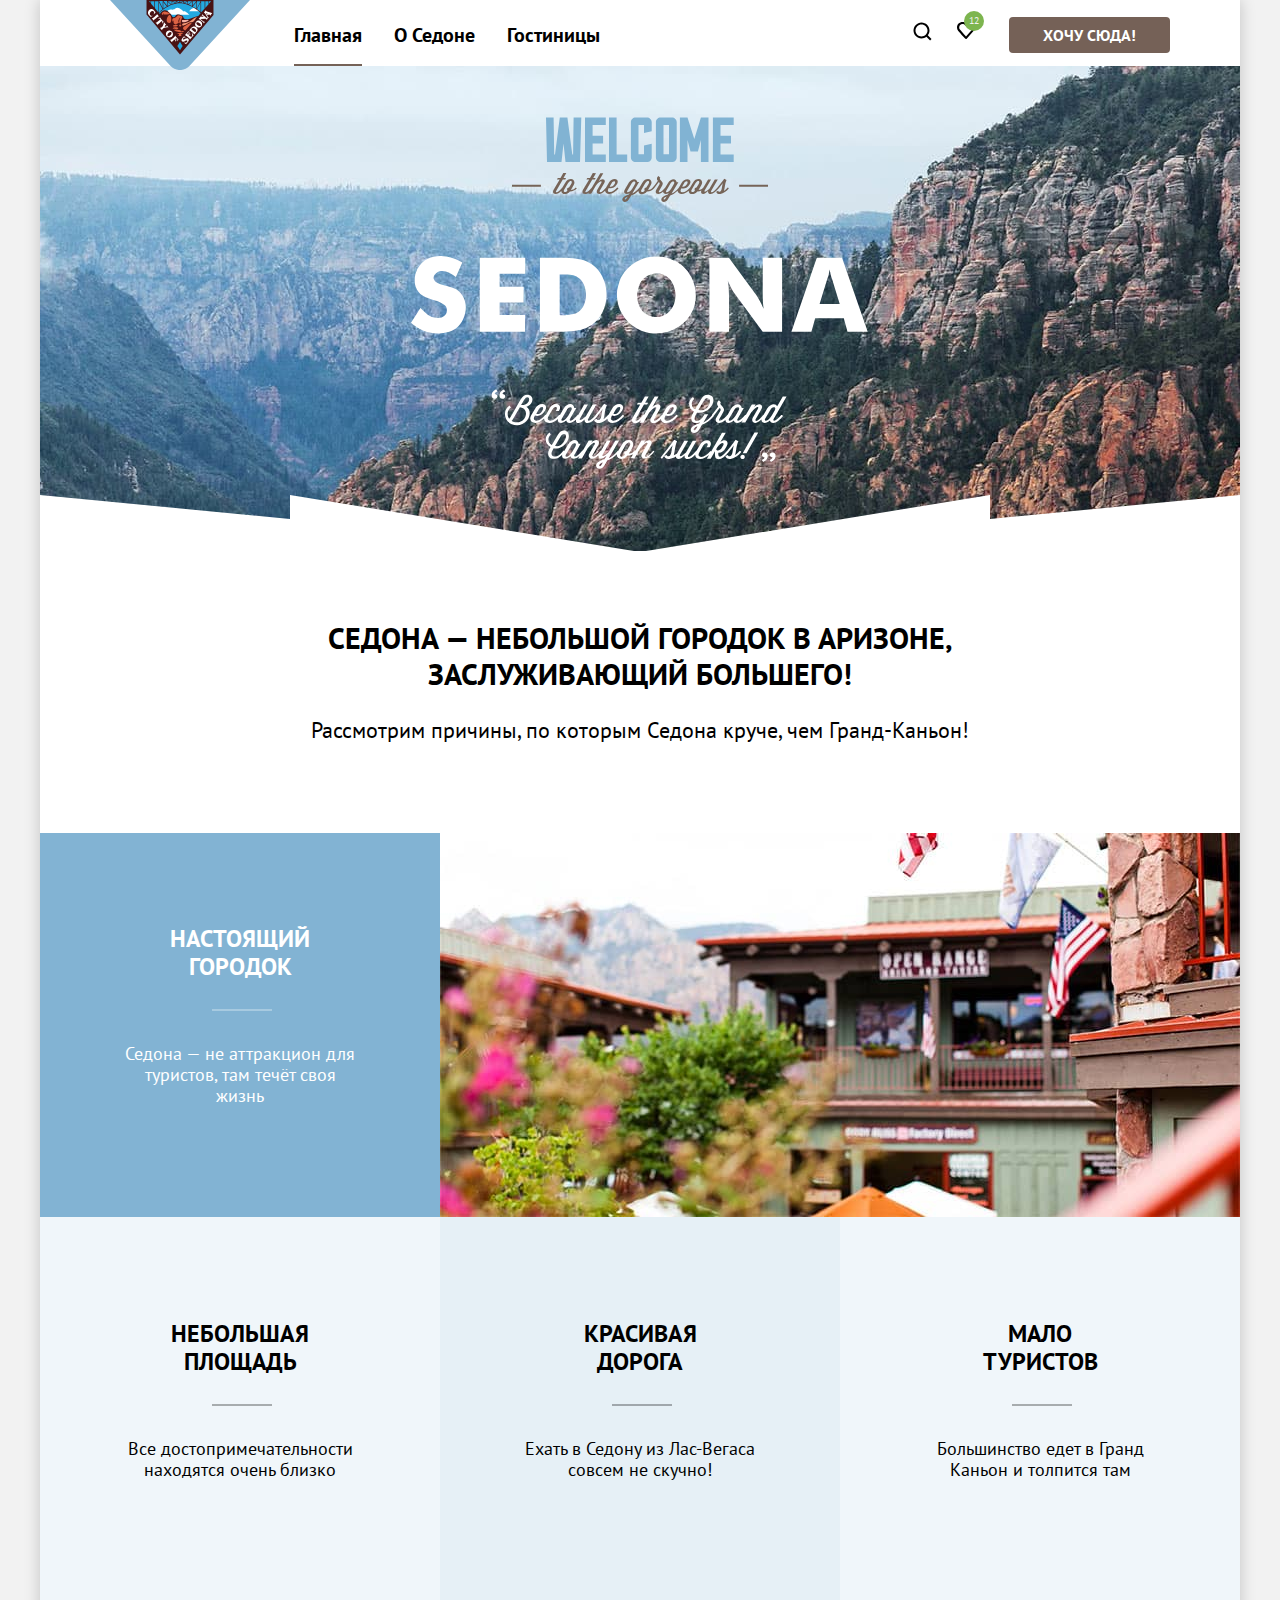
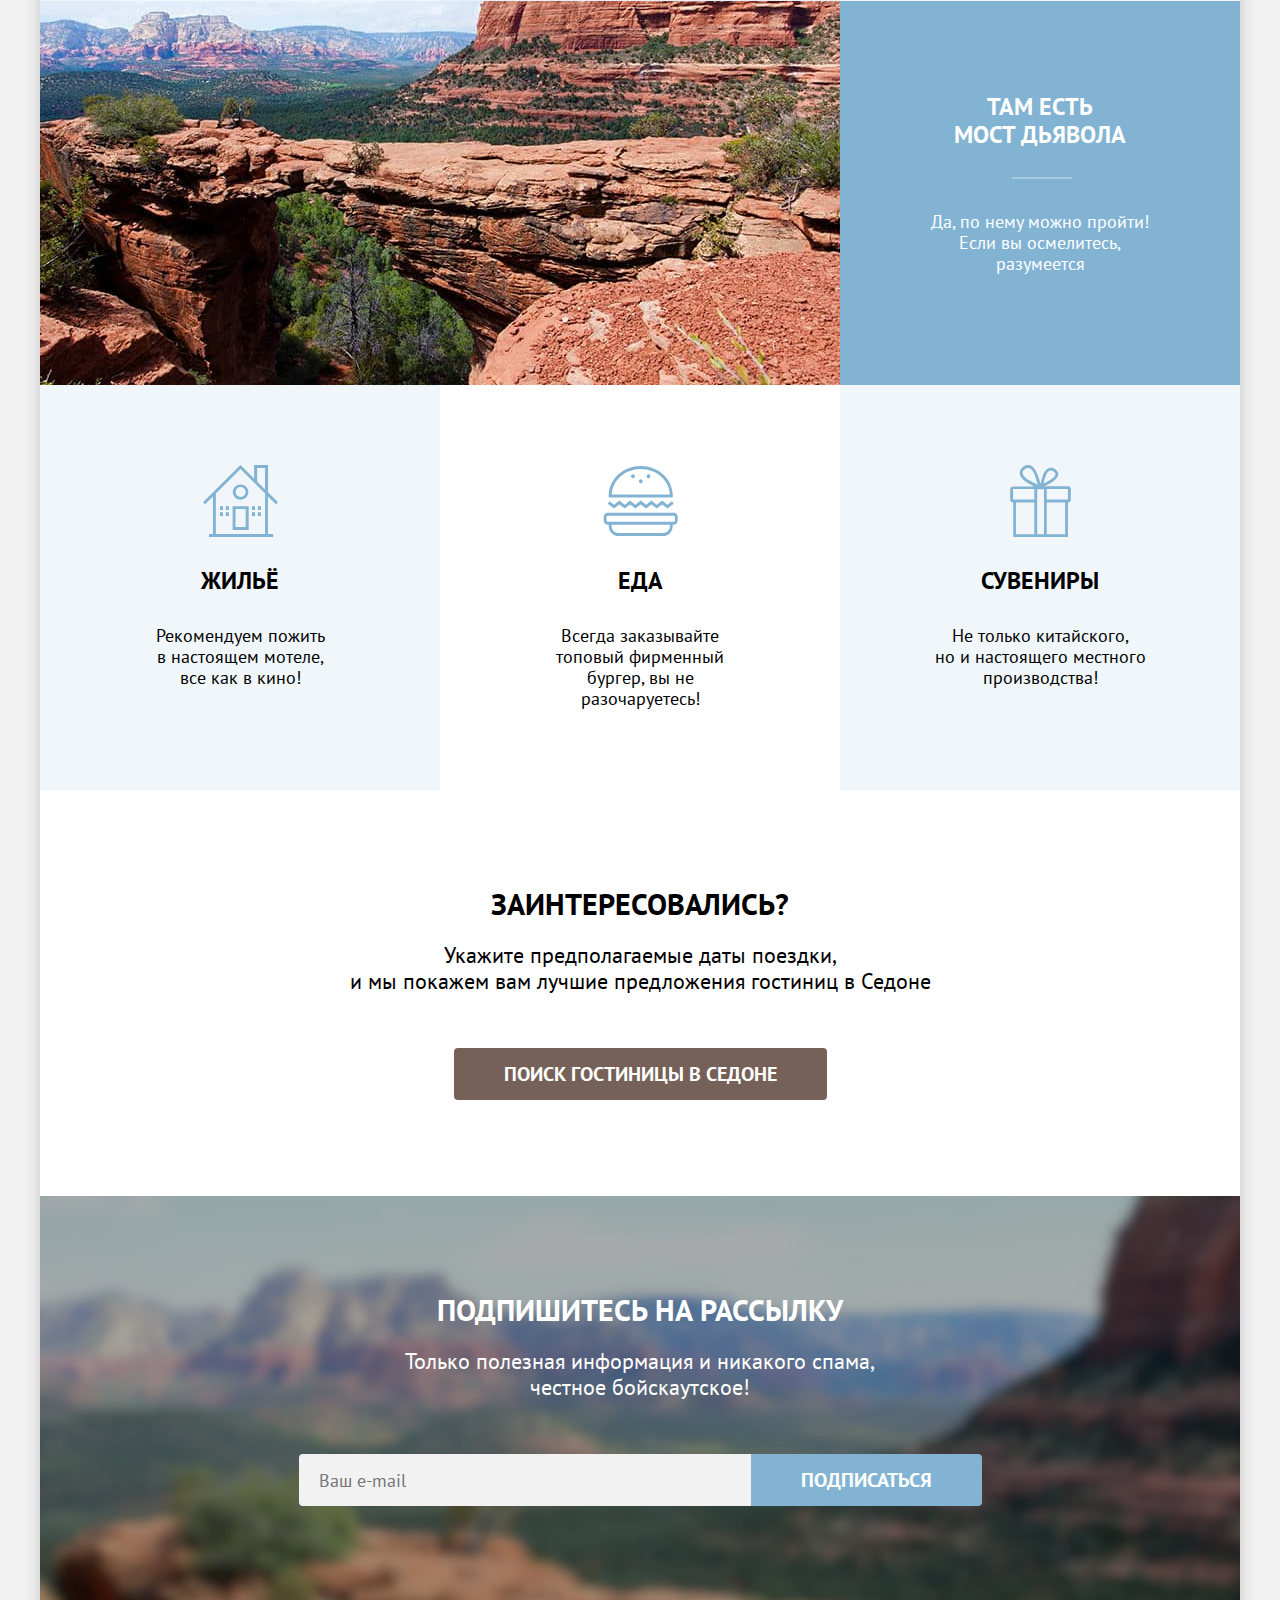
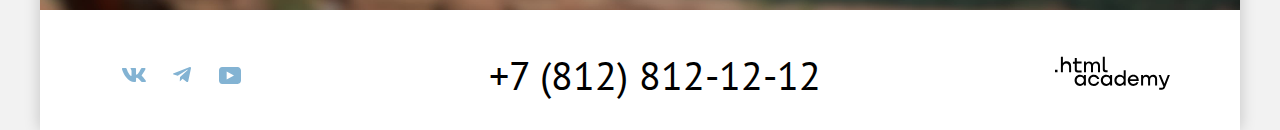
<file: index.html>
<!DOCTYPE html>
<html lang="ru">

  <head>
    <meta charset="utf-8" >
    <meta name="viewport" content="width=device-width, initial-scale=1.0" >
    <title>HTML Academy: Седона</title>
    <link rel="stylesheet" href="styles/styles.css" >
    <link rel="icon" type="image/png" sizes="32x32" href="/images/favicon.png">
  </head>

  <body>
    <header class="main-header" data-test="header">
      <!--Навигация и главное меню-->
      <nav class="navigation">
        <a class="navigation-logo" href="index.html">
          <svg class="header-logo" xmlns="http://www.w3.org/2000/svg" width="140" height="70" role="img"
          aria-label="Логотип города Седона." fill="none"
            viewBox="0 0 140 70">
            <g clip-path="url(#a)">
              <path fill="#81B3D3" d="M140 0H0l60.362 65.7c5.276 5.8 14 5.8 19.276 0L140 0Z" />
              <path fill="#23A9E1" d="m37.232.5 32.565 37.9L102.261.7 37.231.5Z" />
              <path fill="#fff"
                d="M61.986 14.7h17.55c-1.319-.8-4.463-4.6-6.087-3.2-.101.1-4.97-5.7-8.116-2.9-2.739 2.5-4.058-.3-7.101 1.6-3.652 2.4 2.029 3.7 3.754 4.5Zm27.087-3.5-9.942.1c3.956-4.5 5.68-4 9.942-.1Z" />
              <path fill="#491213"
                d="M99.014 3.6V1.2h2.131l-2.13 2.4ZM49.102 13c.102.1 2.435-2.4 6.189-4.9 3.45-2.3 8.724-4.9 14.608-4.9 5.885 0 11.261 2.7 14.71 5 3.754 2.4 6.088 4.8 6.19 4.9l-2.537 3c-4.565.6-7.812 3.9-12.275 3.2-2.232-.4-2.334-1.6-2.943-2.9-.507-1-1.318-.8-2.333-1.2-.913-.4-1.522-1.1-3.45-.7-1.622.4-1.825 2.9-3.956 2.8-1.116-.1-1.217-1.6-2.84-3.6-4.16-4.9-7.953-4.29-10.591.21l-.772-.91ZM40.58 1.2v1.9l-1.623-1.9h1.623Zm54.68 0h3.247v3L95.261 8V1.2Zm-4.159 11.4V1.2h3.551v7.4l-3.55 4Zm-.507-10.4v9.9a26.327 26.327 0 0 0-3.652-3l3.652-6.9Zm-4.16-.3v6.8c-.507-.3-.912-.7-1.521-1-.71-.4-1.42-.9-2.232-1.3l3.754-4.5Zm-4.463-.2V6c-1.014-.5-2.13-1-3.145-1.5l3.145-2.8Zm.609-.5h3.753L82.58 5.8V1.2Zm4.362 0h3.652l-3.652 7.1V1.2Zm-8.927 0h3.956l-3.55 3.1c-.102 0-.204-.1-.305-.1l-.102-3Zm-.508.4V4c-1.014-.4-2.029-.7-3.145-.9l3.145-1.5Zm-4.26 0v1.3c-.71-.1-1.42-.2-2.233-.3l2.232-1Zm-6.9 0 2.233 1c-.812 0-1.522.1-2.232.3V1.6Zm-4.159 0 3.145 1.5c-1.116.2-2.13.5-3.145.9V1.6Zm3.653 1.2-3.348-1.6h3.348v1.6Zm3.55-.4-2.84-1.3h2.84v1.3Zm.71-1.2h2.942l-2.942 1.3V1.2Zm3.754 0h3.246l-3.246 1.6V1.2Zm-12.58 3.1-3.55-3.1h3.956v3l-.406.1Zm-3.652-2.6 3.145 2.7c-1.116.4-2.13.9-3.145 1.5V1.7Zm-4.362.2 3.652 4.5c-1.319.7-2.536 1.5-3.652 2.4V1.9ZM49 2.2l3.652 7c-1.319 1-2.536 2-3.652 3.2V2.2Zm3.754 6L49.1 1.1h3.653v7.1Zm4.362-2.5-3.754-4.6h3.754v4.6ZM44.333 7.5l-3.246-3.8V1.2h3.246v6.3Zm.609-6.3h3.55v11.2l-3.55-4.2v-7ZM36.522 0v14.6L70 54.5 103.478 15V0H36.522Z" />
              <path fill="#23A9E1" d="M67.362 46 70 41.8l2.638 4.2L70 50.2 67.362 46Z" />
              <path fill="#DC6243"
                d="M75.275 30.6c-3.449-2-2.637-3.5.203-4.9 1.522-.7 4.87-3.4 6.189-2.5l-6.392 7.4Zm-2.333 2.5c-2.029-.1-4.362-.4-6.391.1 1.217.3 4.26 1.2 1.42 1.9 1.014 1.4 2.638 1.3 3.652.1-.406-.2-.71-.5-1.014-.7 1.116-.3 2.13-.9 2.333-1.4Zm1.217-1.6c-.913-.8-1.927-.8-2.739 0-1.217-2.1-5.478-1.4-7.507-1.7 1.116 2.6 9.74 3.1 10.246 1.7Zm-6.898-2.2c-1.623-.5-6.899-.4-3.45-1.8 1.116-.4 6.798.1 3.45 1.8Zm2.029-3c-.508-1.1.406-2.4 1.724-1.4 1.218.8-.608 2-1.724 1.4Zm-2.942.1c-2.334.7-5.377-.8-1.623-1.5 2.333-.5 4.768.5 1.623 1.5.101 0-.102 0 0 0Zm-2.638-6.2c-.507 1.6-1.522 1.9-1.42 0 .101-2.3 1.623-1.7 3.246-2.6 1.319-.7 2.03-3.4 4.362-1.8 1.015.7 2.232.1 2.537 1.2 0-.1-2.942 6.7-1.32 6.7-3.245 0-1.825-3.8-.608-6.4-1.217.6-3.145 4.3-1.522 5-.811 1.1-3.449 2.6-4.768 1.5-1.116-1-.507-2.3-.507-3.6ZM59.652 23c-5.681 0-1.826-8.6.102-8.1 2.231.7 1.927 8.2-.102 8.1Zm-6.29-8.2c-2.637-.1-1.522-2.6.305-3.1 1.724-.5 5.275 1.1 6.492 2.2-1.826.6-4.16.5-6.188.6-.203-2-.71-1.3-.609.3Z" />
              <path fill="#F49774"
                d="M72.84 25.8c-2.941-3 4.363-2.7 5.58-3.8.812.3 7.102-5.4 8.623-5-1.115 1.3-3.449 5.3-5.072 5.3-1.319 0-2.638-.2-3.652.7-1.522 1.4-3.957 2.1-5.478 2.8Z" />
              <path fill="#F4B1A4"
                d="M73.754 22.2c-1.624.9-3.145-2.5-.305-2.2 1.826.2 3.754-.2 5.479.1-1.32 1.5-3.145 2.3-5.174 2.1Z" />
              <path fill="#fff"
                d="M51.84 20.9c.305.4.61.8.508 1.4 0 .4-.609 1-.203 1.2l1.522-1.8c-.406-.1-3.551-3.8-3.551-4.2l-2.13 1.1c.101.4.811 0 1.217 0 .507 0 .913.4 1.319.7-1.116.9-3.855 3.3-4.16 3.3-.101 0-.71-.4-.71 0 0 .2.609.7.71.8l1.42 1.7c.407-.2-.1-.5.102-.8.102-.2 3.246-2.7 3.957-3.4Zm-3.449-4.5c.305-.1.406.3.609 0l-1.623-1.9c-.203-.3-.507-.6-.507 0 .101.4-4.058 3.7-4.261 3.8-.305.1-.508-.3-.71.1.507.6.913 1.1 1.42 1.7.203.2.304.4.507.6.203.2.102-.4.102-.4-.102-.3.304-.6.608-.8 1.015-1 3.551-3.1 3.855-3.1Zm-5.782-.6c-1.116.3-2.435-.1-2.74-1.3-.405-1.2.406-2.4 1.32-3.1.913-.7 2.333-.6 2.84.5.203.5.101 1.1-.101 1.6-.102.3-.406.6 0 .8.608-.7 1.116-1.4 1.724-2.1-.71-.4-1.014-1.1-1.522-1.7-.608-.7-1.318-1.4-2.333-1.5-1.927-.3-3.652 1.7-3.855 3.4-.101.9.203 1.8.812 2.6.507.6 1.217 1.1 1.623 1.8.203.1 1.826-.7 2.13-.8.203 0 .102-.1.102-.2-.508.2 0 0 0 0Zm25.87 23.6c-.71-.5-2.638-3-3.044-3.5l-.203-.3-.203.1c-.101.1.102.4 0 .6-.507.8-3.754 3.2-3.956 3.4-.406.2-.812-.1-1.015.2.507.6 1.826 2.3 2.029 2.3.304 0 .101-.5.101-.6.102-.2 1.725-1.6 2.334-2.1.203-.2.406.3.608.5.203.3.305.7.203 1-.101.2-.507.6-.203.8.406-.5 1.522-1.8 1.725-2 .203-.2-.406 0-.304-.1-.203.1-.508.2-.71 0-.102 0-.71-.7-.61-.8.305-.2.61-.6 1.015-.7.61-.1 1.015 1 1.116 1.4.102.4.102.8-.101 1.1-.102.3-.304.5 0 .6l1.42-1.9c0 .1-.101.1-.203 0-.101 0 .102.1 0 0Zm-9.334-8.9c-.71 0-1.42.3-2.029.8-1.42 1.2-1.623 3.3-.507 4.8 1.319 1.7 3.449 1.9 5.174.7 1.42-1.2 1.623-3.3.507-4.8-.812-1-2.03-1.5-3.145-1.5Zm1.217 1.4c.913-.1 1.522.8 1.116 1.8-.406 1-1.42 2-2.434 2.4-1.218.5-2.03-.5-1.522-1.7.406-1 1.42-2 2.435-2.4.101 0 .203-.1.405-.1Zm-2.84-4.6c.304 0 .608.4.811 0l-1.42-1.7c-.406.2 0 .4-.101.6-.203.3-1.725.5-2.13.6.1-.4.608-1.7.81-1.8.407-.3.61.3.812-.1l-1.826-2.1c-.203-.2-.406-.7-.608-.4 0 0 0 1-.102 1.1-.101.2-.608 2.4-1.217 2.9-.305.3-1.522 1.3-1.826 1.4-.305.1-.508-.4-.812 0l1.623 1.9c.102.1.406.6.508.6.304.1 0-.6.101-.7.101-.3 1.623-1.8 2.333-1.9.913-.2 2.03-.5 3.044-.4.203 0-.203 0 0 0Zm24.55 6.7c.102.4.203.9.102 1.3-.102.6-.609 1.9-1.42 1.5-.812-.4-1.42-1.1-2.13-1.7.507-.6 1.014-1.1 1.927-.8.203.1.406 0 .203-.2-.305-.2-2.03-1.3-2.13-1.2-.204.2.304.6.1 1-.1.3-.405.5-.608.8-.507-.4-1.217-.8-.71-1.5.406-.4.811-.8 1.42-.9.406-.1 1.218.3 1.319-.1-.71-.3-1.42-.7-2.13-1 .101.5-2.232 2.9-2.74 3.5-.101.1-.405.4-.405.5 0 .3.405.1.405.1.305-.1 4.464 3.3 4.566 3.6.101.2-.102.4 0 .5 0 0 .101.1.203.1.304-.3 2.942-3.9 3.55-4l-1.521-2.4c-.406.2-.102.7 0 .9Zm-4.058 4.4c-1.318-.9-3.652.8-4.057 1-.71.3-1.218-.4-.812-1 .304-.5.913-.8 1.522-.8.203 0 .913.1.913 0 .101-.1.101-.1 0-.2-.609-.4-1.116-.8-1.725-1.1-.101.7-.913 1.1-1.319 1.6-.507.6-1.014 1.3-1.014 2s.406 1.4 1.116 1.7c.71.4 1.521.1 2.232-.3.405-.3.811-.6 1.217-.8.609-.3 1.522 0 1.319.8-.203.7-.913 1.3-1.623 1.5-.406.1-.812.1-1.218-.1-.304-.1-.608-.5-.811-.1l2.333 1.6c.102-.5.304-.7.71-1 .507-.4.913-.9 1.319-1.4.812-.9 1.116-2.5-.102-3.4ZM95.87 10.3c0 .1 0 .1 0 0l-.913 1-.812 1c-.203.2-.304.3 0 .5.507-.3 3.55 4.8 3.348 5.5-.507.2-4.565-3.3-4.667-3.5 0-.1.203-.7-.101-.6-.102 0-.508.6-.609.7l-.609.7c.203.3.305 0 .609 0 .203.1 1.217.9 1.522 1.1-.508 0-1.725.1-1.928.1-.608.1-.304-.4-.71-.6L89.478 18l-.913 1v.1c.203.2.102.1.406 0 .304-.1 4.362 3.2 4.464 3.4.203.3-.102.6.304.8l1.218-1.4c.101-.1.101-.1 0-.1-.305-.2-.305.1-.71.1-.305-.1-2.943-2.2-3.856-3l5.377-.2c.203 0 .71.6.71.8-.101.2-.304.4 0 .5.305-.4.609-.7.913-1.1l.102-.2c.101 0 .101-.1.101-.2l.102-.1c.304-.3 1.217-1.3 1.116-1.4-.305-.3-.406.3-.812 0-.203-.2-.812-1.2-.913-1.4-.203-.3.406-.6.609-.7.507-.3 2.13-.8 2.333.2 0 .2-.203.4-.101.5 0 0 .101.2.202.1l2.131-2.6-.203-.2c-.507.5-5.58-1.5-5.884-1.8-.102-.2-.102-.8-.304-.8Zm-.203 2.6c.811.3 1.521.6 2.333 1l-.609.3c-.203.1-.405.3-.608.5l-1.116-1.8Zm-6.696 7.7c-1.116-.1-2.232.4-3.043 1.3-1.218 1.5-1.116 3.7.405 4.9 1.522 1.2 3.754.9 4.971-.5 1.218-1.5 1.116-3.7-.405-4.9-.508-.4-1.218-.7-1.928-.8Zm-1.42 1.6c.608 0 1.319.4 1.724.7.812.5 2.232 1.7 1.522 2.7 0-.1.102-.1-.101.1-.812.8-2.232.1-2.942-.5-.71-.5-2.03-1.7-1.218-2.7.305-.2.609-.3 1.015-.3Zm-3.145 4.3c-1.218-.1-2.435.5-3.348 1.6-.609.8-1.319 1.5-1.928 2.3.203.3.508-.1.812.1.304.2 4.16 3.3 4.16 3.5.1.3-.203.4.1.6.102.1 2.943-3.4 3.247-4a2.94 2.94 0 0 0-.811-3.2c.101.1.203.1 0 0-.812-.6-1.522-.9-2.232-.9Zm-1.116 1.6h.304c1.42.4 3.45 2.1 2.13 3.6l-.405.4c-.203.2-4.261-3-4.058-3.2.406-.5 1.319-.9 2.029-.8Z" />
            </g>
            <defs>
              <clipPath id="a">
                <path fill="#fff" d="M0 0h140v70H0z" />
              </clipPath>
            </defs>
          </svg>
        </a>
        <ul class="navigation-list">
          <li class="navigation-item">
            <a class="navigation-link navigation-link-current" href="#">Главная</a>
          </li>
          <li class="navigation-item">
            <a class="navigation-link" href="#">О Седоне</a>
          </li>
          <li class="navigation-item">
            <a class="navigation-link" href="catalog.html">Гостиницы</a>
          </li>
        </ul>
        <ul class="navigation-list navigation-user">
          <li class="navigation-item">
            <a class="navigation-link user-link" href="#">
              <svg class="navigation-icon" aria-hidden="true" focusable="false" xmlns="http://www.w3.org/2000/svg" width="20" height="20" role="img"
              aria-label="Увеличительное стекло."
                fill="none" viewBox="0 0 20 20">
                <path
                  d="m18.5 17.008-3.7-3.68c1-1.292 1.7-2.983 1.7-4.872C16.5 4.08 12.9.5 8.5.5s-8 3.68-8 8.055c0 4.376 3.6 7.956 8 7.956 1.8 0 3.5-.597 4.9-1.69l3.7 3.679 1.4-1.492Zm-10-2.486c-3.3 0-6-2.685-6-5.967 0-3.282 2.7-5.967 6-5.967s6 2.685 6 5.967c0 3.282-2.7 5.967-6 5.967Z" />
              </svg>
              <span class="visually-hidden">Поиск.</span>
            </a>
          </li>
          <li class="navigation-item">
            <a class="navigation-link user-link" href="#">
              <svg class="navigation-icon" aria-hidden="true" focusable="false" xmlns="http://www.w3.org/2000/svg" width="20" height="20" role="img"
              aria-label="Сердечко."
                fill="none" viewBox="0 0 20 20">
                <path
                  d="M8.9 17c-.3 0-.6-.1-.8-.4-5.4-6.1-6.7-7.5-7-7.9C.4 7.8 0 6.6 0 5.4 0 2.4 2.4 0 5.5 0 6.8 0 8 .5 9 1.3 10 .5 11.3 0 12.5 0c3 0 5.5 2.4 5.5 5.4 0 1.3-.5 2.5-1.3 3.4l-7 7.9c-.2.2-.4.3-.8.3Zm-6-9.5c.3.4 3.5 4 6.1 6.9l6.2-7c.5-.5.7-1.2.7-2 0-1.8-1.5-3.3-3.3-3.3-1 0-2 .5-2.7 1.3-.3.3-.6.4-.9.4-.3 0-.6-.2-.8-.4-.7-.8-1.7-1.3-2.7-1.3-1.8 0-3.3 1.5-3.3 3.3-.1.9.3 1.6.7 2.1-.1 0-.1 0 0 0Z" />
              </svg>
              <span class="visually-hidden">Избранное.</span>
              <span class="favourites-number">12</span>
            </a>
          </li>
          <li class="navigation-item">
            <a class="button navigation-button" href="#">Хочу сюда!</a>
          </li>
        </ul>
      </nav>
    </header>
    <!--Главный заголовок-->
    <main class="main-container main-index" data-test="main">
      <div class="page-container">
        <section class="main-title" data-test="hero">
          <h1 class="visually-hidden">Седона-городок в Аризоне.</h1>
          <img class="page-header-logo" src="images/welcome.svg" width="458" height="352"
            alt="Welcome to the gorgeous Sedona, because the Grand Canyon sucks." >
        </section>
        <section class="background-title">
          <h2 class="heading-font">
            Седона — небольшой городок в Аризоне,<br>
            заслуживающий большего!
          </h2>
          <p class="paragraph-font">
            Рассмотрим причины, по которым Седона круче, чем Гранд-Каньон!
          </p>
        </section>
        <!--Преимущества-->
        <section class="advantages" data-test="advantages">
          <h2 class="visually-hidden">Преимущества.</h2>
          <ul class="advantages-list">
            <li class="advantages-item background-blue">
              <div class="advantages-content">
                <h3 class="advantages-title advantages-decoration-light">Настоящий городок</h3>
                <p class="advantages-description">
                  Седона — не аттракцион для туристов, там течёт своя жизнь
                </p>
              </div>
            </li>
            <li class="advantages-picture">
              <img class="advantages-picture" src="images/photo-1.jpg" width="800" height="384"
                alt="Домики на фоне гор." >
            </li>
            <li class="advantages-item background-grey-soft">
              <div class="advantages-content-row">
                <h3 class="advantages-title advantages-decoration-dark">Небольшая площадь</h3>
                <p class="advantages-description">
                  Все достопримечательности находятся очень близко
                </p>
              </div>
            </li>
            <li class="advantages-item background-grey-middle">
              <div class="advantages-content-row">
                <h3 class="advantages-title advantages-decoration-dark">Красивая<br>дорога</h3>
                <p class="advantages-description">
                  Ехать в Седону из Лас-Вегаса совсем не скучно!
                </p>
              </div>
            </li>
            <li class="advantages-item background-grey-soft">
              <div class="advantages-content-row">
                <h3 class="advantages-title advantages-decoration-dark">
                  Мало<br>
                  туристов
                </h3>
                <p class="advantages-description">
                  Большинство едет в Гранд Каньон и толпится там
                </p>
              </div>
            </li>
            <li class="advantages-picture">
              <img class="advantages-picture" src="images/photo-2.jpg" width="800" height="384"
                alt="Каньон,горы,снова горы." >
            </li>
            <li class="advantages-item background-blue">
              <div class="advantages-content">
                <h3 class="advantages-title advantages-decoration-light">
                  Там есть<br >
                  мост дьявола
                </h3>
                <p class="advantages-description">
                  Да, по нему можно пройти! Если вы осмелитесь, разумеется
                </p>
              </div>
            </li>
          </ul>
        </section>
        <!--Услуги-->
        <section class="services">
          <ul class="services-list">
            <li class="services-item background-grey-soft">
              <div class="services-content">
                <svg class="services-icon" aria-hidden="true" focusable="false" xmlns="http://www.w3.org/2000/svg" width="75" height="72" role="img"
                aria-label="Домик."
                  fill="none" viewBox="0 0 75 72">
                  <path fill="#83B3D3" d="M29.619 65h16.064V41.2H29.619V65Zm2.911-20.9h10.14v18H32.53v-18Z" />
                  <path fill="#83B3D3"
                    d="M72.892 39.3 75 37.2l-9.94-9.9V0H51.104v13.6L37.45 0 0 37.2l2.108 2.1 7.832-7.8v37.6H5.924V72H70.08v-2.9h-5.12V31.5l7.932 7.8ZM62.048 69.1H12.851V28.5L37.45 4.1l24.598 24.4v40.6Zm0-44.7-7.931-7.9V2.9h7.931v21.5Z" />
                  <path fill="#83B3D3"
                    d="M29.82 27.1c0 4.3 3.513 7.7 7.73 7.7 4.318 0 7.832-3.5 7.832-7.7 0-4.3-3.514-7.7-7.832-7.7-4.217 0-7.73 3.4-7.73 7.7Zm7.83-5c2.711 0 5.02 2.2 5.02 4.9s-2.208 4.9-5.02 4.9c-2.71 0-5.02-2.2-5.02-4.9s2.21-4.9 5.02-4.9ZM19.98 41.2h-3.012v3.9h3.012v-3.9ZM25.904 41.2h-3.012v3.9h3.012v-3.9ZM19.98 47.2h-3.012v3.9h3.012v-3.9ZM25.904 47.2h-3.012v3.9h3.012v-3.9ZM52.008 41.2h-3.012v3.9h3.012v-3.9ZM57.932 41.2H54.92v3.9h3.012v-3.9ZM52.008 47.2h-3.012v3.9h3.012v-3.9ZM57.932 47.2H54.92v3.9h3.012v-3.9Z" />
                </svg>
                <h3 class="services-title">Жильё</h3>
                <p class="services-description">
                  Рекомендуем пожить<br>
                  в настоящем мотеле, <br>все как в кино!
                </p>
              </div>
            </li>
            <li class="services-item">
              <div class="services-content">
                <svg class="services-icon" aria-hidden="true" focusable="false" xmlns="http://www.w3.org/2000/svg" width="75" height="70" role="img"
                aria-label="Бургер."
                  fill="none" viewBox="0 0 75 70">
                  <path fill="#83B3D3"
                    d="M70.776 46.7H4.81C2.505 46.7.7 48.6.7 51v3.5c0 2.4 1.904 4.3 4.11 4.3h.902v1.1c0 5.5 4.31 10.1 9.624 10.1h44.712c5.313 0 9.624-4.5 9.624-10.1v-1.1h.902c2.306 0 4.11-1.9 4.11-4.3V51c.201-2.3-1.704-4.3-3.91-4.3Zm-3.91 13.2c0 3.9-3.008 7-6.717 7H15.337c-3.71 0-6.717-3.2-6.717-7v-1.1h58.246v1.1Zm5.113-5.4c0 .7-.602 1.3-1.203 1.3H4.71c-.702 0-1.203-.6-1.203-1.3V51c0-.7.602-1.3 1.203-1.3h65.966c.701 0 1.203.6 1.203 1.3.1 0 .1 3.5.1 3.5ZM16.34 38.4l5.413 4.1 5.313-4.1 5.314 4.1 5.313-4.1 5.413 4.1 5.314-4.1 5.313 4.1 5.414-4.1 5.313 4.1 6.216-4.7-1.705-2.5-4.511 3.4-5.313-4.1-5.414 4.1-5.313-4.1-5.314 4.1-5.413-4.1-5.313 4.1-5.314-4.1-5.313 4.1-5.414-4.1-5.313 4.1-4.511-3.4-1.704 2.5 6.215 4.7 5.313-4.1ZM8.72 31.5h60.953c0-.6.1-1.2.1-1.9v-1.2C69.072 12.7 55.036 0 37.793 0 20.45 0 6.415 12.7 5.713 28.5v1.2c0 .6-.005 1.2.096 1.8H8.72ZM37.793 3c15.64 0 28.472 11.3 29.073 25.5H8.72C9.322 14.4 22.154 3 37.793 3Z" />
                  <path fill="#83B3D3"
                    d="M37.793 17.3c1.052 0 1.905-.895 1.905-2s-.853-2-1.905-2-1.905.895-1.905 2 .853 2 1.905 2ZM29.974 12.2c1.052 0 1.904-.895 1.904-2s-.852-2-1.904-2-1.905.895-1.905 2 .853 2 1.905 2ZM45.513 12.2c1.052 0 1.904-.895 1.904-2s-.852-2-1.904-2-1.905.895-1.905 2 .853 2 1.905 2Z" />
                </svg>
                <h3 class="services-title">Еда</h3>
                <p class="services-description">
                  Всегда заказывайте <br>топовый фирменный бургер, вы не
                  разочаруетесь!
                </p>
              </div>
            </li>
            <li class="services-item background-grey-soft">
              <div class="services-content">
                <svg class="services-icon" aria-hidden="true" focusable="false" xmlns="http://www.w3.org/2000/svg" width="64" height="76" role="img"
                aria-label="Коробка для подарков."
                  fill="none" viewBox="0 0 64 76">
                  <path fill="#83B3D3"
                    d="M61.1 22.462H36.3c13.8-6.904 14.9-11.307 14.4-13.71-1.2-4.002-5.7-7.004-10-5.403-5.6 2.102-7.1 10.407-8.6 16.412-2-6.105-3.8-13.81-8.2-17.713-1.3-1.1-3.1-2.301-5.8-2.001-4 .4-9.8 5.404-7.5 11.008 2.3 5.403 9.7 8.806 14.6 11.508H2.9c-1.6 0-2.9 1.3-2.9 2.902v11.308c0 1.6 1.3 2.901 2.9 2.901h.3V76H61V39.574h.1c1.6 0 2.9-1.3 2.9-2.902V25.365c0-1.602-1.3-2.902-2.9-2.902ZM42.4 5.851c2.1-.3 5 1.3 5.3 3.202.4 2.802-3.4 5.304-5.1 6.405-2.5 1.7-4.9 2.601-7.3 4.102.9-3.702 2.5-13.009 7.1-13.71ZM19.5 15.858c-2.2-1.501-6.5-4.403-6.4-7.806.1-3.602 5.7-6.604 8.8-3.902 3.9 3.402 5.7 11.107 7.1 16.611-3.2-1.5-6.3-2.802-9.5-4.903Zm6 57.14H6.1V39.574h19.4v33.424Zm0-36.526H3V25.465h22.5v11.007Zm10.2 0v36.526h-7.2V25.565h7.2v10.907ZM58 72.998H38.6V39.574H58v33.424Zm2.9-36.526H38.6V25.465h22.3v11.007Z" />
                </svg>
                <h3 class="services-title">Сувениры</h3>
                <p class="services-description">
                  Не только китайского,<br>
                  но и настоящего местного производства!
                </p>
              </div>
            </li>
          </ul>
        </section>
        <!--Поиск гостиницы-->
        <section class="hotel-search" data-test="search">
          <h2 class="heading-font-two">Заинтересовались?</h2>
          <p class="paragraph-font-two">
            Укажите предполагаемые даты поездки,<br>
            и мы покажем вам лучшие предложения гостиниц в Седоне
          </p>
          <a class="button search-button" href="#">Поиск гостиницы в Седоне</a>
        </section>
        <!--Подписка на рассылку-->
        <section class="newsletter-main-subs" data-test="subscribe">
          <h2 class="heading-font heading-font-two">Подпишитесь на рассылку</h2>
          <p class="paragraph-font paragraph-font-two">
            Только полезная информация и никакого спама,<br>
            честное бойскаутское!
          </p>
          <form class="subscribe-form" action="https://echo.htmlacademy.ru/" method="post">
            <p class="subscribe-form-label">
              <label for="subscribe-form">
                <input class="field" type="email" id="subscribe-form" name="subscribe-form" placeholder="Ваш e-mail" required>
              </label>
              <button class="button subscribe-button" type="submit">
                Подписаться
              </button>
            </p>
          </form>
        </section>
      </div>
    </main>
    <!--Социальные сети-->
    <footer class="main-footer" data-test="footer">
      <div class="footer-container">
        <ul class="footer-social-list">
          <li class="footer-social-item">
            <a class="link-vkontakte" href="https://vk.com/htmlacademy">
              <svg class="social-logo" aria-hidden="true" focusable="false" xmlns="http://www.w3.org/2000/svg" width="24"
                height="14" role="img"
                aria-label="Логотип вконтакте." viewBox="0 0 24 14">
                <path fill-rule="evenodd"
                  d="M23.45.948c.166-.546 0-.948-.795-.948H20.03c-.668 0-.976.347-1.143.73 0 0-1.335 3.196-3.226 5.272-.612.602-.89.793-1.224.793-.167 0-.418-.191-.418-.738V.948c0-.656-.184-.948-.74-.948H9.151c-.417 0-.668.304-.668.593 0 .621.946.765 1.043 2.513v3.798c0 .833-.153.984-.487.984-.89 0-3.055-3.211-4.34-6.885C4.45.288 4.198 0 3.527 0H.9C.15 0 0 .347 0 .73c0 .682.89 4.07 4.145 8.551C6.315 12.341 9.37 14 12.153 14c1.669 0 1.875-.368 1.875-1.003v-2.313c0-.737.158-.884.687-.884.39 0 1.057.192 2.615 1.667C19.11 13.216 19.403 14 20.405 14h2.625c.75 0 1.126-.368.91-1.096-.238-.724-1.088-1.775-2.215-3.022-.612-.71-1.53-1.475-1.809-1.858-.389-.491-.278-.71 0-1.147 0 0 3.2-4.426 3.533-5.929h.001Z"
                  clip-rule="evenodd" />
              </svg>
              <span class="visually-hidden">ВКонтакте.</span>
            </a>
          </li>
          <li class="footer-social-item">
            <a class="link-telegram" href="https://t.me/htmlacademy">
              <svg class="social-logo" aria-hidden="true" focusable="false" xmlns="http://www.w3.org/2000/svg" width="18"
                height="16" role="img"
                aria-label="Логотип телеграм." fill="none" viewBox="0 0 18 16">
                <path
                  d="M16.785.1.84 6.247C-.248 6.685-.24 7.292.64 7.563L4.735 8.84l9.472-5.976c.448-.273.857-.126.52.172L7.053 9.962H7.05h.002l-.283 4.22c.414 0 .597-.19.829-.413l1.988-1.934 4.136 3.055c.762.42 1.31.204 1.5-.706L17.938 1.39c.278-1.114-.425-1.619-1.153-1.29Z" />
              </svg>
              <span class="visually-hidden">Телеграм.</span>
            </a>
          </li>
          <li class="footer-social-item">
            <a class="link-youtube" href="https://www.youtube.com/user/htmlacademyru">
              <svg class="social-logo" aria-hidden="true" focusable="false" xmlns="http://www.w3.org/2000/svg" width="22"
                height="17" role="img"
                aria-label="Логотип Youtube." fill="none" viewBox="0 0 22 17">
                <path
                  d="M18.607 0H3.174C1.314 0 0 1.594 0 3.4v10.094C0 15.406 1.313 17 3.174 17h15.652C20.468 17 22 15.406 22 13.6V3.4C21.781 1.594 20.468 0 18.607 0ZM7.662 12.537V4.463L14.995 8.5l-7.333 4.037Z" />
              </svg>
              <span class="visually-hidden">YouTube.</span>
            </a>
          </li>
        </ul>
        <!--Номер телефона и лого-->
        <a class="phone-number" href="tel:+78128121212">+7 (812) 812-12-12</a>
        <a href="https://htmlacademy.ru">
          <svg class="logo-htmlacademy" aria-hidden="true" focusable="false" xmlns="http://www.w3.org/2000/svg"
            width="115" height="34" role="img"
            aria-label="Логотип HTML-Academy." fill="none" viewBox="0 0 115 34">
            <path
              d="M0 13.723v2.6h2.5v-2.6H0ZM11.6 5.323c-1.6 0-2.8.7-3.6 1.7h-.1v-6.2h-2v15.5h2v-5.3c0-2.1 1.3-3.6 3.3-3.6 1.8 0 2.9 1.4 2.9 3.2v5.7h2v-6.1c.1-3-1.8-4.9-4.5-4.9ZM26.6 5.623h-4.8v-3.7h-2v3.8h-1.9v2h1.9v6c0 1.7 1 2.7 2.7 2.7h4.1v-2h-3.7c-.7 0-1.1-.4-1.1-1.1v-5.7h4.8v-2ZM41.1 5.423c-1.6 0-2.9.8-3.5 2.1h-.1c-.6-1.2-1.8-2.1-3.4-2.1-1.4 0-2.5.8-3.1 1.8h-.1v-1.6H29v10.6h2v-5.4c0-2 1-3.5 2.6-3.5 1.5 0 2.4 1 2.4 2.6v6.3h2v-5.6c0-2.4 1.4-3.3 2.6-3.3 1.5 0 2.4 1 2.4 2.6v6.3h2v-6.5c.1-2.5-1.4-4.3-3.9-4.3ZM47.8 13.523c0 1.7 1 2.7 2.8 2.7h2v-2h-1.7c-.7 0-1.1-.4-1.1-1.1V.823h-2v12.7ZM28.9 20.523c-.9-1.1-2.2-1.8-3.9-1.8-3.1 0-5.4 2.3-5.4 5.6s2.3 5.6 5.4 5.6c1.8 0 3-.8 3.8-1.9h.1v1.6h2v-10.6h-2v1.5Zm-3.6 7.4c-2.2 0-3.6-1.6-3.6-3.6s1.4-3.6 3.6-3.6 3.6 1.6 3.6 3.6c0 1.9-1.4 3.6-3.6 3.6ZM44.2 22.823c-.5-2.4-2.6-4.1-5.4-4.1-3.4 0-5.6 2.5-5.6 5.6 0 3.1 2.2 5.6 5.6 5.6 2.8 0 4.9-1.8 5.4-4.2h-2.1c-.4 1.3-1.7 2.3-3.3 2.3-2.2 0-3.6-1.6-3.6-3.6s1.4-3.6 3.6-3.6c1.6 0 2.8 1 3.3 2.2h2.1v-.2ZM55.1 20.523c-.9-1.1-2.2-1.8-3.9-1.8-3.1 0-5.4 2.3-5.4 5.6s2.3 5.6 5.4 5.6c1.8 0 3-.8 3.8-1.9h.1v1.6h2v-10.6h-2v1.5Zm-3.6 7.4c-2.2 0-3.6-1.6-3.6-3.6s1.4-3.6 3.6-3.6 3.6 1.6 3.6 3.6c0 1.9-1.5 3.6-3.6 3.6ZM68.7 20.623c-.9-1.1-2.2-1.9-3.9-1.9-3.1 0-5.4 2.3-5.4 5.6s2.2 5.6 5.4 5.6c1.7 0 3-.8 3.8-1.8h.1v1.5h2v-15.4h-2v6.4Zm-3.6 7.3c-2.2 0-3.6-1.6-3.6-3.6s1.4-3.6 3.6-3.6 3.6 1.6 3.6 3.6c-.1 2-1.5 3.6-3.6 3.6ZM78.3 18.723c-3.3 0-5.5 2.5-5.5 5.6 0 3 2.1 5.6 5.5 5.6 2.5 0 4.5-1.3 5.2-3.6h-2.1c-.5 1-1.6 1.6-3 1.6-1.9 0-3.3-1.3-3.4-2.9h8.8c.2-3.6-2-6.3-5.5-6.3Zm0 1.9c1.7 0 3 1 3.3 2.6h-6.5c.3-1.5 1.5-2.6 3.2-2.6ZM98.2 18.723c-1.6 0-2.9.8-3.6 2h-.1c-.6-1.2-1.8-2-3.4-2-1.4 0-2.5.7-3.1 1.8v-1.5h-1.9v10.6h2v-5.4c0-2 1-3.4 2.6-3.5 1.5 0 2.4 1 2.4 2.6v6.3h2v-5.6c0-2.4 1.4-3.3 2.6-3.3 1.5 0 2.4 1 2.4 2.6v6.3h2v-6.5c.1-2.6-1.4-4.4-3.9-4.4ZM109.4 27.823l-3.6-8.9h-2.2l4.8 11.6c-.3.9-.7 1.2-1.7 1.2h-2.5v2h2.5c1.8 0 2.8-.8 3.5-2.6l4.7-12.2h-2.1l-3.4 8.9Z" />
          </svg>
        </a>
      </div>
    </footer>
    <!-- Модальное окно -->
    <div class="modal-container modal-container-close">
      <div class="modal modal-search">
        <button class="modal-close-button" type="button">
          <span class="visually-hidden">Закрыть.</span>
        </button>
        <section class="modal-content">
          <h2 class="modal-title">Поиск гостиницы в Седоне</h2>
          <form class="auth-form" action="https://echo.htmlacademy.ru/" method="post">
            <div class="date-form-wrapper">
              <p class="field-group">
                <label class="title-form" for="arrival-input">Дата заезда:</label>
                <input class="date-form-field field" type="text" id="arrival-input" name="arrival-input"
                  placeholder="Укажите дату" value="27 апреля 2020" required>
                <button class="date-icon" type="button" ></button>
                <span class="visually-hidden">Иконка даты.</span>
              </p>
              <p class="message-form message-error">
                Мы не можем отправить вас в прошлое.
              </p>
            </div>
            <div class="date-form-wrapper">
              <p class="field-group">
                <label class="title-form" for="departure-input">Дата выезда:</label>
                <input class="date-form-field field" type="text" id="departure-input" name="departure-input"
                  placeholder="Укажите дату" value="1 сентября 2023" required>
                <button class="date-icon" type="button" ></button>
                <span class="visually-hidden">Иконка даты.</span>
              </p>
              <p class="message-form">
                На эти даты есть свободные номера. Пока есть..
              </p>
            </div>
            <div class="guest-form">
              <div class="guest-form-wrapper">
                <p class="field-group">
                  <label class="title-form" for="adults-input">Взрослые:</label>
                <div class="guest-input-wrapper">
                  <button class="minus-button" type="button" ></button>
                  <span class="visually-hidden">Кнопка уменьшающая количество взрослых.</span>
                  <input class="guest-form-field field" type="number" id="adults-input" min="1" max="10" value="2"
                    name="adults-input" placeholder="0" required>
                  <button class="plus-button" type="button" ></button>
                  <span class="visually-hidden">Кнопка увеличивающая количество взрослых.</span>
                </div>
              </div>



              <div class="guest-form-wrapper">
                <p class="field-group">
                  <span class="title-form title-form-icon">
                    <label class="title-form" for="child-input">Дети:</label>
                    <span class="tooltip">
                      <button class="tooltip-toggle" type="button" aria-labelledby="tooltip-label-date">
                        <svg class="tooltip-icon" aria-hidden="true" focusable="false"
                          xmlns="http://www.w3.org/2000/svg" width="20" height="20" role="img"
                          aria-label="Иконка с восклицательным знаком." fill="none" viewBox="0 0 20 20">
                          <path fill="#fff" fill-rule="evenodd" d="M9 4h2v2H9V4Zm2 12H9V7h2v9Z" clip-rule="evenodd" />
                        </svg>
                      </button><span class="tooltip-text" role="tooltip" id="tooltip-label-date">Укажите количество
                        детей, которые будут с вами, возраст которых от 6 до 18 лет. Дети до 6 лет размещаются
                        бесплатно.</span>
                    </span>
                  </span>
                <div class="guest-input-wrapper">
                  <button class="minus-button" type="button" ></button>
                  <span class="visually-hidden">Кнопка уменьшающая количество детей.</span>
                  <input class="guest-form-field field" type="number" id="child-input" min="1" max="10" value="2"
                    name="child-input" placeholder="0" required>
                  <button class="plus-button" type="button" ></button>
                  <span class="visually-hidden">Кнопка увеличивающая количество детей.</span>
                </div>
              </div>
            </div>

            <button class="button search-form-button" type="submit">
              Найти
            </button>
          </form>
        </section>
      </div>
    </div>
  </body>

</html>
</file>
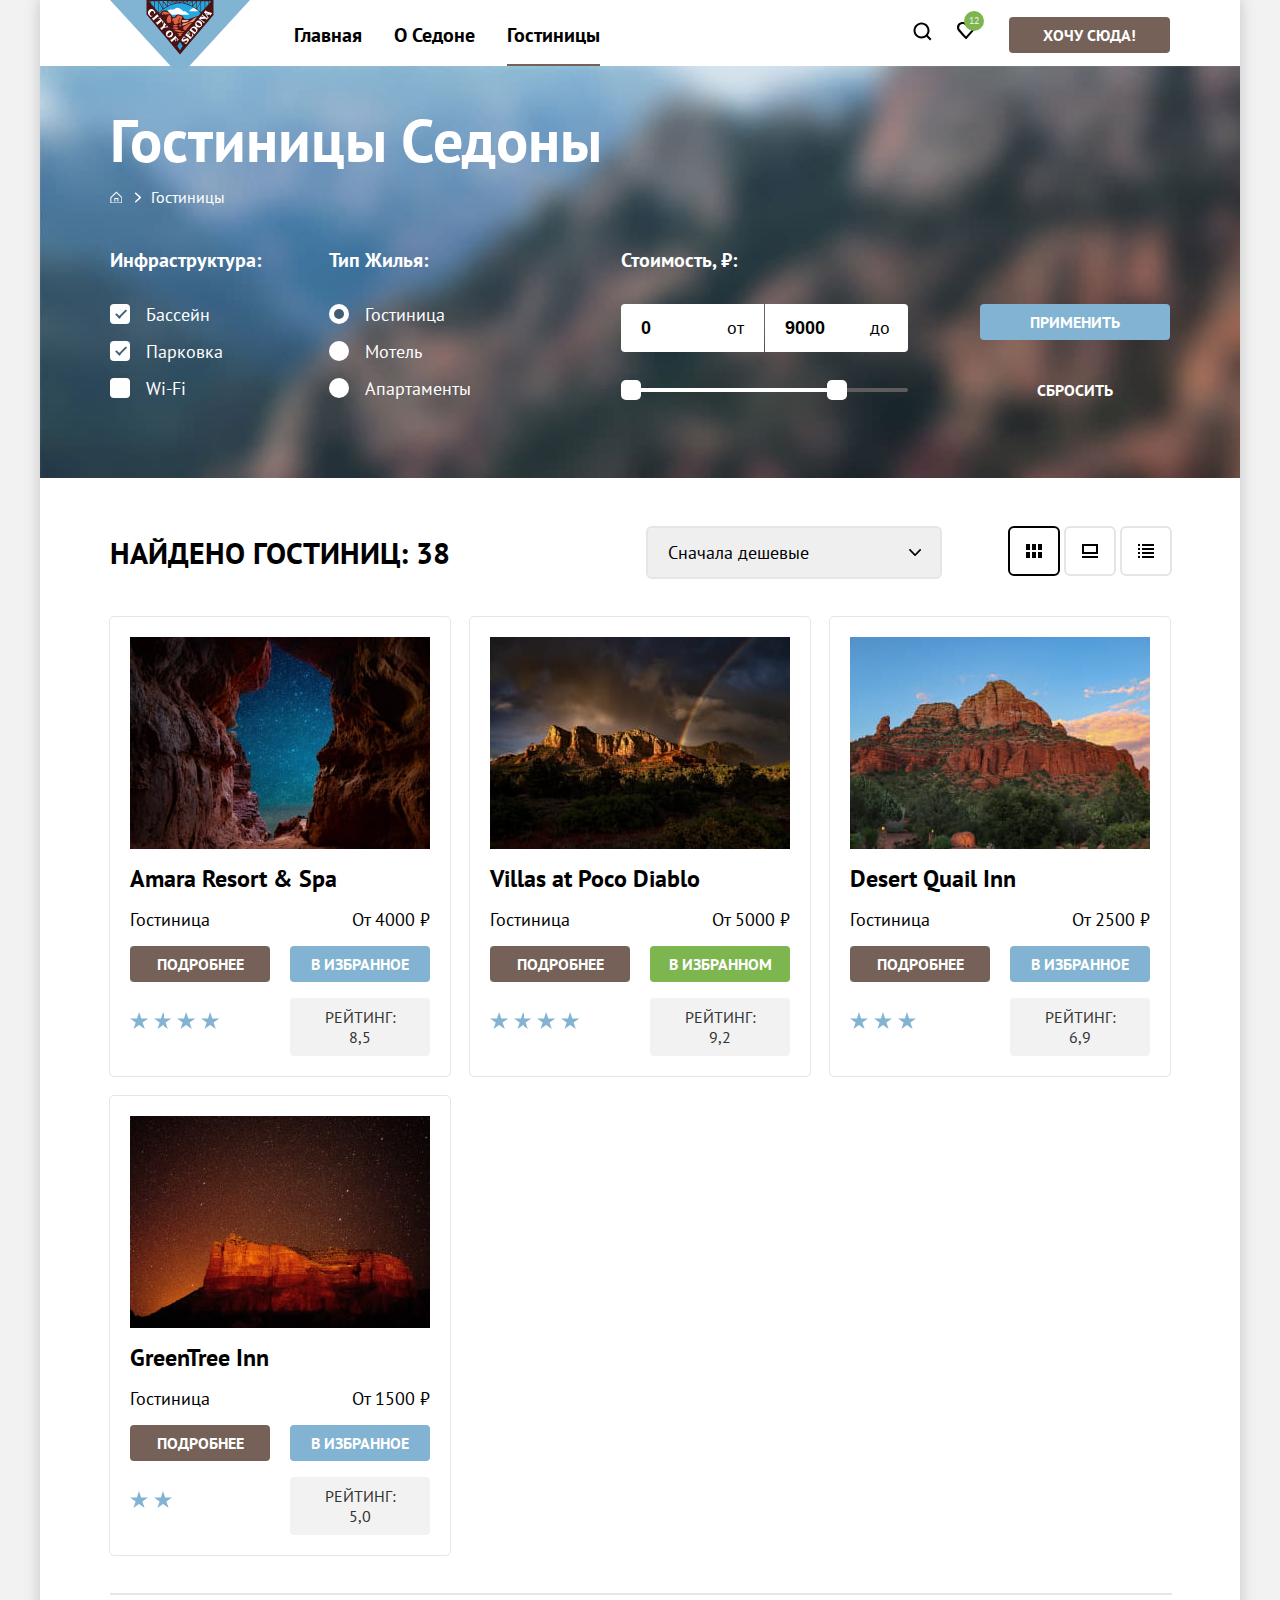
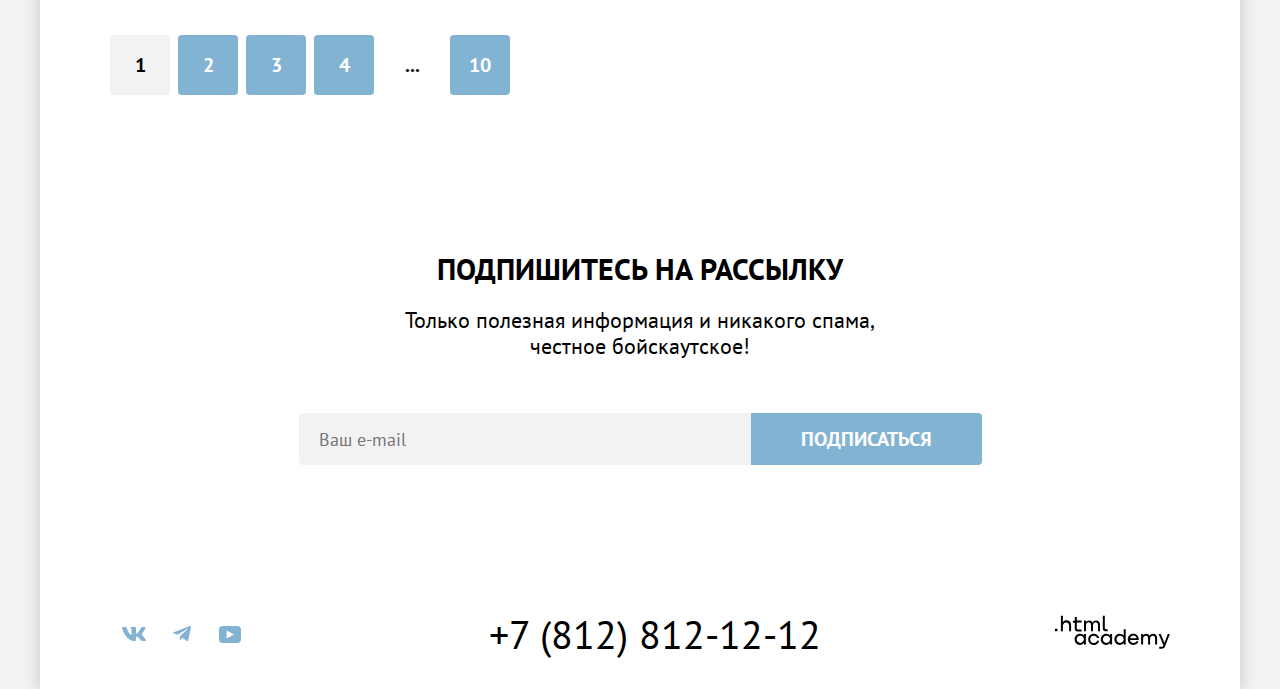
<file: catalog.html>
<!DOCTYPE html>
<html lang="ru">

  <head>
    <meta charset="utf-8">
    <meta name="viewport" content="width=device-width, initial-scale=1.0">
    <title>HTML Academy: Седона</title>
    <link rel="stylesheet" href="styles/styles.css">
    <link rel="icon" type="image/png" sizes="32x32" href="/images/favicon.png">
  </head>

  <body>
    <header class="main-header" data-test="header">
      <!--Навигация и главное меню-->
      <nav class="navigation">
        <a class="navigation-logo" href="index.html" >
          <svg class="header-logo" xmlns="http://www.w3.org/2000/svg" width="140" height="70"  role="img"
          aria-label="Логотип города Седона." fill="none"
            viewBox="0 0 140 70">
            <g clip-path="url(#a)">
              <path fill="#81B3D3" d="M140 0H0l60.362 65.7c5.276 5.8 14 5.8 19.276 0L140 0Z" />
              <path fill="#23A9E1" d="m37.232.5 32.565 37.9L102.261.7 37.231.5Z" />
              <path fill="#fff"
                d="M61.986 14.7h17.55c-1.319-.8-4.463-4.6-6.087-3.2-.101.1-4.97-5.7-8.116-2.9-2.739 2.5-4.058-.3-7.101 1.6-3.652 2.4 2.029 3.7 3.754 4.5Zm27.087-3.5-9.942.1c3.956-4.5 5.68-4 9.942-.1Z" />
              <path fill="#491213"
                d="M99.014 3.6V1.2h2.131l-2.13 2.4ZM49.102 13c.102.1 2.435-2.4 6.189-4.9 3.45-2.3 8.724-4.9 14.608-4.9 5.885 0 11.261 2.7 14.71 5 3.754 2.4 6.088 4.8 6.19 4.9l-2.537 3c-4.565.6-7.812 3.9-12.275 3.2-2.232-.4-2.334-1.6-2.943-2.9-.507-1-1.318-.8-2.333-1.2-.913-.4-1.522-1.1-3.45-.7-1.622.4-1.825 2.9-3.956 2.8-1.116-.1-1.217-1.6-2.84-3.6-4.16-4.9-7.953-4.29-10.591.21l-.772-.91ZM40.58 1.2v1.9l-1.623-1.9h1.623Zm54.68 0h3.247v3L95.261 8V1.2Zm-4.159 11.4V1.2h3.551v7.4l-3.55 4Zm-.507-10.4v9.9a26.327 26.327 0 0 0-3.652-3l3.652-6.9Zm-4.16-.3v6.8c-.507-.3-.912-.7-1.521-1-.71-.4-1.42-.9-2.232-1.3l3.754-4.5Zm-4.463-.2V6c-1.014-.5-2.13-1-3.145-1.5l3.145-2.8Zm.609-.5h3.753L82.58 5.8V1.2Zm4.362 0h3.652l-3.652 7.1V1.2Zm-8.927 0h3.956l-3.55 3.1c-.102 0-.204-.1-.305-.1l-.102-3Zm-.508.4V4c-1.014-.4-2.029-.7-3.145-.9l3.145-1.5Zm-4.26 0v1.3c-.71-.1-1.42-.2-2.233-.3l2.232-1Zm-6.9 0 2.233 1c-.812 0-1.522.1-2.232.3V1.6Zm-4.159 0 3.145 1.5c-1.116.2-2.13.5-3.145.9V1.6Zm3.653 1.2-3.348-1.6h3.348v1.6Zm3.55-.4-2.84-1.3h2.84v1.3Zm.71-1.2h2.942l-2.942 1.3V1.2Zm3.754 0h3.246l-3.246 1.6V1.2Zm-12.58 3.1-3.55-3.1h3.956v3l-.406.1Zm-3.652-2.6 3.145 2.7c-1.116.4-2.13.9-3.145 1.5V1.7Zm-4.362.2 3.652 4.5c-1.319.7-2.536 1.5-3.652 2.4V1.9ZM49 2.2l3.652 7c-1.319 1-2.536 2-3.652 3.2V2.2Zm3.754 6L49.1 1.1h3.653v7.1Zm4.362-2.5-3.754-4.6h3.754v4.6ZM44.333 7.5l-3.246-3.8V1.2h3.246v6.3Zm.609-6.3h3.55v11.2l-3.55-4.2v-7ZM36.522 0v14.6L70 54.5 103.478 15V0H36.522Z" />
              <path fill="#23A9E1" d="M67.362 46 70 41.8l2.638 4.2L70 50.2 67.362 46Z" />
              <path fill="#DC6243"
                d="M75.275 30.6c-3.449-2-2.637-3.5.203-4.9 1.522-.7 4.87-3.4 6.189-2.5l-6.392 7.4Zm-2.333 2.5c-2.029-.1-4.362-.4-6.391.1 1.217.3 4.26 1.2 1.42 1.9 1.014 1.4 2.638 1.3 3.652.1-.406-.2-.71-.5-1.014-.7 1.116-.3 2.13-.9 2.333-1.4Zm1.217-1.6c-.913-.8-1.927-.8-2.739 0-1.217-2.1-5.478-1.4-7.507-1.7 1.116 2.6 9.74 3.1 10.246 1.7Zm-6.898-2.2c-1.623-.5-6.899-.4-3.45-1.8 1.116-.4 6.798.1 3.45 1.8Zm2.029-3c-.508-1.1.406-2.4 1.724-1.4 1.218.8-.608 2-1.724 1.4Zm-2.942.1c-2.334.7-5.377-.8-1.623-1.5 2.333-.5 4.768.5 1.623 1.5.101 0-.102 0 0 0Zm-2.638-6.2c-.507 1.6-1.522 1.9-1.42 0 .101-2.3 1.623-1.7 3.246-2.6 1.319-.7 2.03-3.4 4.362-1.8 1.015.7 2.232.1 2.537 1.2 0-.1-2.942 6.7-1.32 6.7-3.245 0-1.825-3.8-.608-6.4-1.217.6-3.145 4.3-1.522 5-.811 1.1-3.449 2.6-4.768 1.5-1.116-1-.507-2.3-.507-3.6ZM59.652 23c-5.681 0-1.826-8.6.102-8.1 2.231.7 1.927 8.2-.102 8.1Zm-6.29-8.2c-2.637-.1-1.522-2.6.305-3.1 1.724-.5 5.275 1.1 6.492 2.2-1.826.6-4.16.5-6.188.6-.203-2-.71-1.3-.609.3Z" />
              <path fill="#F49774"
                d="M72.84 25.8c-2.941-3 4.363-2.7 5.58-3.8.812.3 7.102-5.4 8.623-5-1.115 1.3-3.449 5.3-5.072 5.3-1.319 0-2.638-.2-3.652.7-1.522 1.4-3.957 2.1-5.478 2.8Z" />
              <path fill="#F4B1A4"
                d="M73.754 22.2c-1.624.9-3.145-2.5-.305-2.2 1.826.2 3.754-.2 5.479.1-1.32 1.5-3.145 2.3-5.174 2.1Z" />
              <path fill="#fff"
                d="M51.84 20.9c.305.4.61.8.508 1.4 0 .4-.609 1-.203 1.2l1.522-1.8c-.406-.1-3.551-3.8-3.551-4.2l-2.13 1.1c.101.4.811 0 1.217 0 .507 0 .913.4 1.319.7-1.116.9-3.855 3.3-4.16 3.3-.101 0-.71-.4-.71 0 0 .2.609.7.71.8l1.42 1.7c.407-.2-.1-.5.102-.8.102-.2 3.246-2.7 3.957-3.4Zm-3.449-4.5c.305-.1.406.3.609 0l-1.623-1.9c-.203-.3-.507-.6-.507 0 .101.4-4.058 3.7-4.261 3.8-.305.1-.508-.3-.71.1.507.6.913 1.1 1.42 1.7.203.2.304.4.507.6.203.2.102-.4.102-.4-.102-.3.304-.6.608-.8 1.015-1 3.551-3.1 3.855-3.1Zm-5.782-.6c-1.116.3-2.435-.1-2.74-1.3-.405-1.2.406-2.4 1.32-3.1.913-.7 2.333-.6 2.84.5.203.5.101 1.1-.101 1.6-.102.3-.406.6 0 .8.608-.7 1.116-1.4 1.724-2.1-.71-.4-1.014-1.1-1.522-1.7-.608-.7-1.318-1.4-2.333-1.5-1.927-.3-3.652 1.7-3.855 3.4-.101.9.203 1.8.812 2.6.507.6 1.217 1.1 1.623 1.8.203.1 1.826-.7 2.13-.8.203 0 .102-.1.102-.2-.508.2 0 0 0 0Zm25.87 23.6c-.71-.5-2.638-3-3.044-3.5l-.203-.3-.203.1c-.101.1.102.4 0 .6-.507.8-3.754 3.2-3.956 3.4-.406.2-.812-.1-1.015.2.507.6 1.826 2.3 2.029 2.3.304 0 .101-.5.101-.6.102-.2 1.725-1.6 2.334-2.1.203-.2.406.3.608.5.203.3.305.7.203 1-.101.2-.507.6-.203.8.406-.5 1.522-1.8 1.725-2 .203-.2-.406 0-.304-.1-.203.1-.508.2-.71 0-.102 0-.71-.7-.61-.8.305-.2.61-.6 1.015-.7.61-.1 1.015 1 1.116 1.4.102.4.102.8-.101 1.1-.102.3-.304.5 0 .6l1.42-1.9c0 .1-.101.1-.203 0-.101 0 .102.1 0 0Zm-9.334-8.9c-.71 0-1.42.3-2.029.8-1.42 1.2-1.623 3.3-.507 4.8 1.319 1.7 3.449 1.9 5.174.7 1.42-1.2 1.623-3.3.507-4.8-.812-1-2.03-1.5-3.145-1.5Zm1.217 1.4c.913-.1 1.522.8 1.116 1.8-.406 1-1.42 2-2.434 2.4-1.218.5-2.03-.5-1.522-1.7.406-1 1.42-2 2.435-2.4.101 0 .203-.1.405-.1Zm-2.84-4.6c.304 0 .608.4.811 0l-1.42-1.7c-.406.2 0 .4-.101.6-.203.3-1.725.5-2.13.6.1-.4.608-1.7.81-1.8.407-.3.61.3.812-.1l-1.826-2.1c-.203-.2-.406-.7-.608-.4 0 0 0 1-.102 1.1-.101.2-.608 2.4-1.217 2.9-.305.3-1.522 1.3-1.826 1.4-.305.1-.508-.4-.812 0l1.623 1.9c.102.1.406.6.508.6.304.1 0-.6.101-.7.101-.3 1.623-1.8 2.333-1.9.913-.2 2.03-.5 3.044-.4.203 0-.203 0 0 0Zm24.55 6.7c.102.4.203.9.102 1.3-.102.6-.609 1.9-1.42 1.5-.812-.4-1.42-1.1-2.13-1.7.507-.6 1.014-1.1 1.927-.8.203.1.406 0 .203-.2-.305-.2-2.03-1.3-2.13-1.2-.204.2.304.6.1 1-.1.3-.405.5-.608.8-.507-.4-1.217-.8-.71-1.5.406-.4.811-.8 1.42-.9.406-.1 1.218.3 1.319-.1-.71-.3-1.42-.7-2.13-1 .101.5-2.232 2.9-2.74 3.5-.101.1-.405.4-.405.5 0 .3.405.1.405.1.305-.1 4.464 3.3 4.566 3.6.101.2-.102.4 0 .5 0 0 .101.1.203.1.304-.3 2.942-3.9 3.55-4l-1.521-2.4c-.406.2-.102.7 0 .9Zm-4.058 4.4c-1.318-.9-3.652.8-4.057 1-.71.3-1.218-.4-.812-1 .304-.5.913-.8 1.522-.8.203 0 .913.1.913 0 .101-.1.101-.1 0-.2-.609-.4-1.116-.8-1.725-1.1-.101.7-.913 1.1-1.319 1.6-.507.6-1.014 1.3-1.014 2s.406 1.4 1.116 1.7c.71.4 1.521.1 2.232-.3.405-.3.811-.6 1.217-.8.609-.3 1.522 0 1.319.8-.203.7-.913 1.3-1.623 1.5-.406.1-.812.1-1.218-.1-.304-.1-.608-.5-.811-.1l2.333 1.6c.102-.5.304-.7.71-1 .507-.4.913-.9 1.319-1.4.812-.9 1.116-2.5-.102-3.4ZM95.87 10.3c0 .1 0 .1 0 0l-.913 1-.812 1c-.203.2-.304.3 0 .5.507-.3 3.55 4.8 3.348 5.5-.507.2-4.565-3.3-4.667-3.5 0-.1.203-.7-.101-.6-.102 0-.508.6-.609.7l-.609.7c.203.3.305 0 .609 0 .203.1 1.217.9 1.522 1.1-.508 0-1.725.1-1.928.1-.608.1-.304-.4-.71-.6L89.478 18l-.913 1v.1c.203.2.102.1.406 0 .304-.1 4.362 3.2 4.464 3.4.203.3-.102.6.304.8l1.218-1.4c.101-.1.101-.1 0-.1-.305-.2-.305.1-.71.1-.305-.1-2.943-2.2-3.856-3l5.377-.2c.203 0 .71.6.71.8-.101.2-.304.4 0 .5.305-.4.609-.7.913-1.1l.102-.2c.101 0 .101-.1.101-.2l.102-.1c.304-.3 1.217-1.3 1.116-1.4-.305-.3-.406.3-.812 0-.203-.2-.812-1.2-.913-1.4-.203-.3.406-.6.609-.7.507-.3 2.13-.8 2.333.2 0 .2-.203.4-.101.5 0 0 .101.2.202.1l2.131-2.6-.203-.2c-.507.5-5.58-1.5-5.884-1.8-.102-.2-.102-.8-.304-.8Zm-.203 2.6c.811.3 1.521.6 2.333 1l-.609.3c-.203.1-.405.3-.608.5l-1.116-1.8Zm-6.696 7.7c-1.116-.1-2.232.4-3.043 1.3-1.218 1.5-1.116 3.7.405 4.9 1.522 1.2 3.754.9 4.971-.5 1.218-1.5 1.116-3.7-.405-4.9-.508-.4-1.218-.7-1.928-.8Zm-1.42 1.6c.608 0 1.319.4 1.724.7.812.5 2.232 1.7 1.522 2.7 0-.1.102-.1-.101.1-.812.8-2.232.1-2.942-.5-.71-.5-2.03-1.7-1.218-2.7.305-.2.609-.3 1.015-.3Zm-3.145 4.3c-1.218-.1-2.435.5-3.348 1.6-.609.8-1.319 1.5-1.928 2.3.203.3.508-.1.812.1.304.2 4.16 3.3 4.16 3.5.1.3-.203.4.1.6.102.1 2.943-3.4 3.247-4a2.94 2.94 0 0 0-.811-3.2c.101.1.203.1 0 0-.812-.6-1.522-.9-2.232-.9Zm-1.116 1.6h.304c1.42.4 3.45 2.1 2.13 3.6l-.405.4c-.203.2-4.261-3-4.058-3.2.406-.5 1.319-.9 2.029-.8Z" />
            </g>
            <defs>
              <clipPath id="a">
                <path fill="#fff" d="M0 0h140v70H0z" />
              </clipPath>
            </defs>
          </svg>
        </a>
        <ul class="navigation-list">
          <li class="navigation-item">
            <a class="navigation-link " href="index.html">Главная</a>
          </li>
          <li class="navigation-item">
            <a class="navigation-link" href="#">О Седоне</a>
          </li>
          <li class="navigation-item">
            <a class="navigation-link navigation-link-current" href="#">Гостиницы</a>
          </li>
        </ul>
        <ul class="navigation-list navigation-user">
          <li class="navigation-item">
            <a class="navigation-link user-link" href="#">
              <svg aria-hidden="true" focusable="false" xmlns="http://www.w3.org/2000/svg" width="20" height="20" role="img"
              aria-label="Увеличительное стекло."
                fill="none" viewBox="0 0 20 20">
                <path fill="#000"
                  d="m18.5 17.008-3.7-3.68c1-1.292 1.7-2.983 1.7-4.872C16.5 4.08 12.9.5 8.5.5s-8 3.68-8 8.055c0 4.376 3.6 7.956 8 7.956 1.8 0 3.5-.597 4.9-1.69l3.7 3.679 1.4-1.492Zm-10-2.486c-3.3 0-6-2.685-6-5.967 0-3.282 2.7-5.967 6-5.967s6 2.685 6 5.967c0 3.282-2.7 5.967-6 5.967Z" />
              </svg>
              <span class="visually-hidden">Поиск.</span>
            </a>
          </li>
          <li class="navigation-item">
            <a class="navigation-link user-link" href="#">
              <svg aria-hidden="true" focusable="false" xmlns="http://www.w3.org/2000/svg" width="20" height="20" role="img"
              aria-label="Сердечко."
                fill="none" viewBox="0 0 20 20">
                <path fill="#000"
                  d="M8.9 17c-.3 0-.6-.1-.8-.4-5.4-6.1-6.7-7.5-7-7.9C.4 7.8 0 6.6 0 5.4 0 2.4 2.4 0 5.5 0 6.8 0 8 .5 9 1.3 10 .5 11.3 0 12.5 0c3 0 5.5 2.4 5.5 5.4 0 1.3-.5 2.5-1.3 3.4l-7 7.9c-.2.2-.4.3-.8.3Zm-6-9.5c.3.4 3.5 4 6.1 6.9l6.2-7c.5-.5.7-1.2.7-2 0-1.8-1.5-3.3-3.3-3.3-1 0-2 .5-2.7 1.3-.3.3-.6.4-.9.4-.3 0-.6-.2-.8-.4-.7-.8-1.7-1.3-2.7-1.3-1.8 0-3.3 1.5-3.3 3.3-.1.9.3 1.6.7 2.1-.1 0-.1 0 0 0Z" />
              </svg>
              <span class="visually-hidden">Избранное.</span>
              <span class="favourites-number">12</span>
            </a>
          </li>
          <li class="navigation-item">
            <a class="button navigation-button" href="#">Хочу сюда!</a>
          </li>
        </ul>
      </nav>
    </header>
    <main class="main-inner main-container" data-test="main">
      <!--Хлебные крошки-->
      <div class="filter-content" data-test="filter">
        <header class="inner-header">
          <h1 class="inner-header-title">Гостиницы Седоны</h1>
          <ul class="breadcrumbs-list">
            <li class="breadcrumbs-item">
              <a class="breadcrumbs-link" href="index.html">
                <svg class="breadcrumbs-icon" aria-hidden="true" focusable="false" xmlns="http://www.w3.org/2000/svg" width="12" height="12" role="img"
                aria-label="Домик."
                   viewBox="0 0 12 12">
                  <path  d="m6.371.5-6 5.8v6.2h12V6.3l-6-5.8Zm5 11h-10V6.7l5-4.8 5 4.8v4.8Z" />
                  <path  d="M4.371 10.5h1V8h2v2.5h1V7h-4v3.5Z" />
                </svg>
                <span class="visually-hidden">Главная.</span>
              </a>
            </li>
            <li class="breadcrumbs-item">
              <a class="breadcrumbs-link" href="#">Гостиницы</a>
            </li>
          </ul>
        </header>
        <!--Фильтр инфраструктуры-->
        <h2 class="visually-hidden">Поиск гостиниц с фильтрами.</h2>
        <form class="hotel-filter" action="https://echo.htmlacademy.ru/" method="get">
          <div class="filter-wrapper">
          <fieldset class="infrastructure-filter">
            <legend class="filter-title">Инфраструктура:</legend>
            <ul class="filter-list">
              <li class="filter-item">
                <label class="control">
                  <input class="visually-hidden control-input" type="checkbox" name="pool" checked >
                  <span class="control-mark"></span>
                  <span class="control-label">Бассейн</span>
                </label>
              </li>
              <li class="filter-item">
                <label class="control">
                  <input class="visually-hidden control-input" type="checkbox" name="parking" checked >
                  <span class="control-mark"></span>
                  <span class="control-label">Парковка</span>
                </label>
              </li>
              <li class="filter-item">
                <label class="control">
                  <input class="visually-hidden control-input" type="checkbox" name="wifi" >
                  <span class="control-mark"></span>
                  <span class="control-label">Wi-Fi</span>
                </label>
              </li>
            </ul>
          </fieldset>
          <!--Фильтр типа жилья-->
          <fieldset class="type-of-housing-filter">
            <legend class="filter-title">Тип жилья:</legend>
            <ul class="filter-list">
              <li class="filter-item">
                <label class="control">
                  <input class="visually-hidden control-input" type="radio" name="hotel-type" value="hotel" checked >
                  <span class="control-mark"></span>
                  <span class="control-label">Гостиница</span>
                </label>
              </li>
              <li class="filter-item">
                <label class="control">
                  <input class="visually-hidden control-input" type="radio" name="hotel-type" value="motel" >
                  <span class="control-mark"></span>
                  <span class="control-label">Мотель</span>
                </label>
              </li>
              <li class="filter-item">
                <label class="control">
                  <input class="visually-hidden control-input" type="radio" name="hotel-type" value="appartments" >
                  <span class="control-mark"></span>
                  <span class="control-label">Апартаменты</span>
                </label>
              </li>
            </ul>
          </fieldset>
        </div>
          <!--Фильтр стоимости жилья-->
          <div class="catalog-wrapper">
          <fieldset class="catalog-filter-group">
            <legend class="filter-title">Стоимость, ₽:</legend>

              <div class="range-wrapper-inputs">
                <label class="catalog-filter-label">
                  <input class="range-input range-min" type="number" value="0" name="min-price">
                </label>
                <label class="catalog-filter-label">
                  <input class="range-input range-max" type="number" value="9000" name="max-price">
                </label>
              </div>
              <div class="range-scale">
                <div class="range-bar" style="width: 216px;">
                  <button class="range-toggle toggle-min" type="button" >
                    <span class="visually-hidden">Изменить минимальную цену.</span>
                  </button>
                  <button class="range-toggle toggle-max" type="button" >
                    <span class="visually-hidden">Изменить максимальную цену.</span>
                  </button>
                </div>
              </div>

          </fieldset>
          <div class="button-container">
            <button class="button filter-button" type="submit">Применить</button>
            <button class="button reset-button" type="reset">Сбросить</button>
          </div>
        </div>
        </form>
      </div>
      <!--Каталог гостиниц-->
      <section class="catalog" data-test="catalog">
        <div class="sorting-container">
          <h2 class="visually-hidden">Каталог гостиниц.</h2>
          <p class="heading-font-three">Найдено гостиниц: 38</p>
          <!--Вложенный список-->
          <div class="sorting-type">
            <select class="select-control" aria-label="Сортировка.">
              <option value="popular">Сначала популярные</option>
              <option value="cheap" selected>Сначала дешевые</option>
              <option value="expensive">Сначала дорогие</option>
            </select>
          </div>
          <div class="toggle-wrapper">
            <a class=" card-grid-toggle card-grid-current" href="#">
              <svg class="toggle-icon" aria-hidden="true" focusable="false" xmlns="http://www.w3.org/2000/svg"
                width="16" height="14" role="img"
                aria-label="Карточки." fill="none" viewBox="0 0 16 14">
                <g fill="#000" clip-path="url(#a)">
                  <path d="M4 0H0v6h4V0ZM16 0h-4v6h4V0ZM10 0H6v6h4V0ZM4 8H0v6h4V8ZM16 8h-4v6h4V8ZM10 8H6v6h4V8Z" />
                </g>
                <defs>
                  <clipPath id="b">
                    <path fill="#fff" d="M0 0h16v14H0z" />
                  </clipPath>
                </defs>
              </svg>
              <span class="visually-hidden">Показать карточки.</span>
            </a>
            <a class="card-grid-toggle" href="#">
              <svg class="toggle-icon" aria-hidden="true" focusable="false" xmlns="http://www.w3.org/2000/svg"
                width="16" height="14" role="img"
              aria-label="Слайдшоу." fill="none" viewBox="0 0 16 14">
                <path fill="#000" d="M16 12H0v2h16v-2ZM14 2v6H2V2h12Zm2-2H0v10h16V0Z" />
              </svg>
              <span class="visually-hidden">Показать слайдшоу.</span>
            </a>
            <a class="card-grid-toggle" href="#">
              <svg class="toggle-icon" aria-hidden="true" focusable="false" width="16" height="14" role="img"
              aria-label="Список." viewBox="0 0 16 14"
                fill="none" xmlns="http://www.w3.org/2000/svg">
                <path d="M2 0H0V2H2V0Z" fill="black" />
                <path d="M16 0H4V2H16V0Z" fill="black" />
                <path d="M2 4H0V6H2V4Z" fill="black" />
                <path d="M16 4H4V6H16V4Z" fill="black" />
                <path d="M2 8H0V10H2V8Z" fill="black" />
                <path d="M16 8H4V10H16V8Z" fill="black" />
                <path d="M2 12H0V14H2V12Z" fill="black" />
                <path d="M16 12H4V14H16V12Z" fill="black" />
              </svg>
              <span class="visually-hidden">Показать список.</span>
            </a>
          </div>
        </div>
        <!--Карточки гостиниц-->
        <ul class="hotel-list">
          <li class="hotel-card">
            <a class="hotel-card-link" href="#">
              <img class="hotel-card-image" src="images/hotels/hotel-1.jpg" width="300" height="212"
                alt="Огромная арка в скале, сквозь которую видно ночное небо." >
              <h3 class="hotel-card-title">Amara Resort & Spa</h3>
            </a>
            <p class="hotel-card-type">Гостиница</p>
            <p class="hotel-card-price">От 4000 ₽</p>
            <a class="button more-button" href="#">Подробнее</a>
            <button class="button favorites-button" type="button">В избранное</button>
            <p class="hotel-star hotel-star-4">
              <span class="visually-hidden">4 звезды.</span>
            </p>
            <p class="hotel-rating">Рейтинг: 8,5</p>
          </li>

          <li class="hotel-card">
            <a class="hotel-card-link" href="#">
              <img class="hotel-card-image" src="images/hotels/hotel-2.jpg" width="300" height="212"
                alt="Песчаные скалы у подножья которых лес, на фоне пасмурного неба и радуги." >
              <h3 class="hotel-card-title">Villas at Poco Diablo</h3>
            </a>
            <p class="hotel-card-type">Гостиница</p>
            <p class="hotel-card-price">От 5000 ₽</p>
            <a class="button more-button" href="#">Подробнее</a>
            <button class="button favorites-button active-button" type="button">В избранном</button>
            <p class="hotel-star hotel-star-4">
              <span class="visually-hidden">4 звезды.</span>
            </p>
            <p class="hotel-rating">Рейтинг: 9,2</p>
          </li>

          <li class="hotel-card">
            <a class="hotel-card-link" href="#">
              <img class="hotel-card-image" src="images/hotels/hotel-3.jpg" width="300" height="212"
                alt="Утес красного цвета, у подножья зеленый лес, на фоне ясного неба." >
              <h3 class="hotel-card-title">Desert Quail Inn</h3>
            </a>
            <p class="hotel-card-type">Гостиница</p>
            <p class="hotel-card-price">От 2500 ₽</p>
            <a class="button more-button" href="#">Подробнее</a>
            <button class="button favorites-button" type="button">В избранное</button>
            <p class="hotel-star hotel-star-3">
              <span class="visually-hidden">3 звезды.</span>
            </p>
            <p class="hotel-rating">Рейтинг: 6,9</p>

          </li>

          <li class="hotel-card">
            <a class="hotel-card-link" href="#">
              <img class="hotel-card-image" src="images/hotels/hotel-4.jpg" width="300" height="212"
                alt="Скала красного цвета, на фоне ночного звездного неба." >
              <h3 class="hotel-card-title">GreenTree Inn</h3>
            </a>
            <p class="hotel-card-type">Гостиница</p>
            <p class="hotel-card-price">От 1500 ₽</p>
            <a class="button more-button" href="#">Подробнее</a>
            <button class="button favorites-button" type="button">В избранное</button>
            <p class="hotel-star hotel-star-2">
              <span class="visually-hidden">2 звезды.</span>
            </p>
            <p class="hotel-rating">Рейтинг: 5,0</p>

          </li>
        </ul>
        <!--Пагинация-->
        <ul class="pagination-list">
          <li class="pagination-item">
            <a class="pagination-current" href="#">1</a>
          </li>
          <li class="pagination-item">
            <a class="pagination-link" href="#">2</a>
          </li>
          <li class="pagination-item">
            <a class="pagination-link" href="#">3</a>
          </li>
          <li class="pagination-item">
            <a class="pagination-link" href="#">4</a>
          </li>
          <li class="pagination-item">
            <a class="pagination-more" href="#">...</a>
          </li>
          <li class="pagination-item">
            <a class="pagination-link" href="#">10</a>
          </li>

        </ul>
      </section>
    </main>
    <!--Подписка на рассылку-->
    <section class="newsletter-catalog-subs" data-test="subscribe">
      <h2 class="heading-font heading-font-two">Подпишитесь на рассылку</h2>
      <p class="paragraph-font-two">Только полезная информация и никакого спама,<br> честное бойскаутское!</p>
      <form class="subscribe-form" action="https://echo.htmlacademy.ru/" method="post">
        <p class="subscribe-form-label">
          <label for="subscribe-form">
            <input class="field" type="email" id="subscribe-form" name="subscribe-form" placeholder="Ваш e-mail" required>
          </label>
          <button class="button subscribe-button" type="submit">Подписаться</button>
        </p>
      </form>
    </section>
    <!--Социальные сети-->
    <footer class="main-footer" data-test="footer">
      <div class="footer-container">
        <ul class="footer-social-list">
          <li class="footer-social-item">
            <a class="link-vkontakte" href="https://vk.com/htmlacademy">
              <svg class="social-logo" aria-hidden="true" focusable="false" xmlns="http://www.w3.org/2000/svg" width="24" height="14" role="img"
              aria-label=" Логотип вконтакте."
                 viewBox="0 0 24 14">
                <path fill-rule="evenodd"
                  d="M23.45.948c.166-.546 0-.948-.795-.948H20.03c-.668 0-.976.347-1.143.73 0 0-1.335 3.196-3.226 5.272-.612.602-.89.793-1.224.793-.167 0-.418-.191-.418-.738V.948c0-.656-.184-.948-.74-.948H9.151c-.417 0-.668.304-.668.593 0 .621.946.765 1.043 2.513v3.798c0 .833-.153.984-.487.984-.89 0-3.055-3.211-4.34-6.885C4.45.288 4.198 0 3.527 0H.9C.15 0 0 .347 0 .73c0 .682.89 4.07 4.145 8.551C6.315 12.341 9.37 14 12.153 14c1.669 0 1.875-.368 1.875-1.003v-2.313c0-.737.158-.884.687-.884.39 0 1.057.192 2.615 1.667C19.11 13.216 19.403 14 20.405 14h2.625c.75 0 1.126-.368.91-1.096-.238-.724-1.088-1.775-2.215-3.022-.612-.71-1.53-1.475-1.809-1.858-.389-.491-.278-.71 0-1.147 0 0 3.2-4.426 3.533-5.929h.001Z"
                  clip-rule="evenodd" />
              </svg>
              <span class="visually-hidden">ВКонтакте.</span>
            </a>
          </li>
          <li class="footer-social-item">
            <a class="link-telegram" href="https://t.me/htmlacademy">
              <svg class="social-logo" aria-hidden="true" focusable="false" xmlns="http://www.w3.org/2000/svg" width="18"
                height="16" role="img"
                aria-label="Логотип телеграм." fill="none" viewBox="0 0 18 16">
                <path
                  d="M16.785.1.84 6.247C-.248 6.685-.24 7.292.64 7.563L4.735 8.84l9.472-5.976c.448-.273.857-.126.52.172L7.053 9.962H7.05h.002l-.283 4.22c.414 0 .597-.19.829-.413l1.988-1.934 4.136 3.055c.762.42 1.31.204 1.5-.706L17.938 1.39c.278-1.114-.425-1.619-1.153-1.29Z" />
              </svg>
              <span class="visually-hidden">Телеграм.</span>
            </a>
          </li>
          <li class="footer-social-item">
            <a class="link-youtube" href="https://www.youtube.com/user/htmlacademyru">
              <svg class="social-logo" aria-hidden="true" focusable="false" xmlns="http://www.w3.org/2000/svg" width="22" height="17" role="img"
              aria-label="Логотип Youtube."
                 fill="none" viewBox="0 0 22 17">
                <path
                  d="M18.607 0H3.174C1.314 0 0 1.594 0 3.4v10.094C0 15.406 1.313 17 3.174 17h15.652C20.468 17 22 15.406 22 13.6V3.4C21.781 1.594 20.468 0 18.607 0ZM7.662 12.537V4.463L14.995 8.5l-7.333 4.037Z" />
              </svg>
              <span class="visually-hidden">YouTube.</span>
            </a>
          </li>
        </ul>
        <!--Номер телефона и лого-->
        <a class="phone-number" href="tel:+78128121212">+7 (812) 812-12-12</a>
        <a href="https://htmlacademy.ru">
          <svg class="logo-htmlacademy" aria-hidden="true" focusable="false" xmlns="http://www.w3.org/2000/svg"
            width="115" height="34" role="img"
            aria-label="Логотип HTML-Academy." fill="none" viewBox="0 0 115 34">
            <path
              d="M0 13.723v2.6h2.5v-2.6H0ZM11.6 5.323c-1.6 0-2.8.7-3.6 1.7h-.1v-6.2h-2v15.5h2v-5.3c0-2.1 1.3-3.6 3.3-3.6 1.8 0 2.9 1.4 2.9 3.2v5.7h2v-6.1c.1-3-1.8-4.9-4.5-4.9ZM26.6 5.623h-4.8v-3.7h-2v3.8h-1.9v2h1.9v6c0 1.7 1 2.7 2.7 2.7h4.1v-2h-3.7c-.7 0-1.1-.4-1.1-1.1v-5.7h4.8v-2ZM41.1 5.423c-1.6 0-2.9.8-3.5 2.1h-.1c-.6-1.2-1.8-2.1-3.4-2.1-1.4 0-2.5.8-3.1 1.8h-.1v-1.6H29v10.6h2v-5.4c0-2 1-3.5 2.6-3.5 1.5 0 2.4 1 2.4 2.6v6.3h2v-5.6c0-2.4 1.4-3.3 2.6-3.3 1.5 0 2.4 1 2.4 2.6v6.3h2v-6.5c.1-2.5-1.4-4.3-3.9-4.3ZM47.8 13.523c0 1.7 1 2.7 2.8 2.7h2v-2h-1.7c-.7 0-1.1-.4-1.1-1.1V.823h-2v12.7ZM28.9 20.523c-.9-1.1-2.2-1.8-3.9-1.8-3.1 0-5.4 2.3-5.4 5.6s2.3 5.6 5.4 5.6c1.8 0 3-.8 3.8-1.9h.1v1.6h2v-10.6h-2v1.5Zm-3.6 7.4c-2.2 0-3.6-1.6-3.6-3.6s1.4-3.6 3.6-3.6 3.6 1.6 3.6 3.6c0 1.9-1.4 3.6-3.6 3.6ZM44.2 22.823c-.5-2.4-2.6-4.1-5.4-4.1-3.4 0-5.6 2.5-5.6 5.6 0 3.1 2.2 5.6 5.6 5.6 2.8 0 4.9-1.8 5.4-4.2h-2.1c-.4 1.3-1.7 2.3-3.3 2.3-2.2 0-3.6-1.6-3.6-3.6s1.4-3.6 3.6-3.6c1.6 0 2.8 1 3.3 2.2h2.1v-.2ZM55.1 20.523c-.9-1.1-2.2-1.8-3.9-1.8-3.1 0-5.4 2.3-5.4 5.6s2.3 5.6 5.4 5.6c1.8 0 3-.8 3.8-1.9h.1v1.6h2v-10.6h-2v1.5Zm-3.6 7.4c-2.2 0-3.6-1.6-3.6-3.6s1.4-3.6 3.6-3.6 3.6 1.6 3.6 3.6c0 1.9-1.5 3.6-3.6 3.6ZM68.7 20.623c-.9-1.1-2.2-1.9-3.9-1.9-3.1 0-5.4 2.3-5.4 5.6s2.2 5.6 5.4 5.6c1.7 0 3-.8 3.8-1.8h.1v1.5h2v-15.4h-2v6.4Zm-3.6 7.3c-2.2 0-3.6-1.6-3.6-3.6s1.4-3.6 3.6-3.6 3.6 1.6 3.6 3.6c-.1 2-1.5 3.6-3.6 3.6ZM78.3 18.723c-3.3 0-5.5 2.5-5.5 5.6 0 3 2.1 5.6 5.5 5.6 2.5 0 4.5-1.3 5.2-3.6h-2.1c-.5 1-1.6 1.6-3 1.6-1.9 0-3.3-1.3-3.4-2.9h8.8c.2-3.6-2-6.3-5.5-6.3Zm0 1.9c1.7 0 3 1 3.3 2.6h-6.5c.3-1.5 1.5-2.6 3.2-2.6ZM98.2 18.723c-1.6 0-2.9.8-3.6 2h-.1c-.6-1.2-1.8-2-3.4-2-1.4 0-2.5.7-3.1 1.8v-1.5h-1.9v10.6h2v-5.4c0-2 1-3.4 2.6-3.5 1.5 0 2.4 1 2.4 2.6v6.3h2v-5.6c0-2.4 1.4-3.3 2.6-3.3 1.5 0 2.4 1 2.4 2.6v6.3h2v-6.5c.1-2.6-1.4-4.4-3.9-4.4ZM109.4 27.823l-3.6-8.9h-2.2l4.8 11.6c-.3.9-.7 1.2-1.7 1.2h-2.5v2h2.5c1.8 0 2.8-.8 3.5-2.6l4.7-12.2h-2.1l-3.4 8.9Z" />
          </svg>
        </a>
      </div>
    </footer>
  </body>

</html>
</file>
<file: styles/styles.css>
/*
* Prefixed by https://autoprefixer.github.io
* PostCSS: v8.4.14,
* Autoprefixer: v10.4.7
* Browsers: last 4 version
*/

@font-face {
  font-family: "PT Sans";
  font-style: normal;
  font-weight: 400;
  src: url("../fonts/ptsans-400.woff2") format("woff2");
  font-display: swap;
}

@font-face {
  font-family: "PT Sans";
  font-style: normal;
  font-weight: 700;
  src: url("../fonts/ptsans-700.woff2") format("woff2");
  font-display: swap;
}

html {
  background-color: #f2f2f2;
  height: 100%;
}

body {
  display: -webkit-box;
  display: -ms-flexbox;
  display: flex;
  -webkit-box-orient: vertical;
  -webkit-box-direction: normal;
      -ms-flex-direction: column;
          flex-direction: column;
  min-height: 100%;
  font-family: "PT Sans", sans-serif;
  font-size: 18px;
  line-height: 21px;
  background-color: #fff;
  color: #000;
  width: 1200px;
  -webkit-box-shadow: 0 0 15px rgba(0 0 0 / 20%);
          box-shadow: 0 0 15px rgba(0 0 0 / 20%);
  margin: 0 auto;
}

.main-container {
  -webkit-box-flex: 1;
      -ms-flex-positive: 1;
          flex-grow: 1;
}

/* Кнопки */
.button {
  display: inline-block;
  font-family: inherit;
  font-weight: 700;
  text-align: center;
  text-decoration: none;
  text-transform: uppercase;
  border-radius: 4px;
  border: none;
  cursor: pointer;
  -webkit-box-sizing: border-box;
          box-sizing: border-box;
}

.navigation-button {
  font-size: 16px;
  line-height: 20px;
  color: #fff;
  background-color: #756157;
  padding: 8px 34px;
  margin-left: 20px;
}

.search-button {
  font-size: 20px;
  line-height: 36px;
  color: #fff;
  background-color: #756157;
  padding: 8px 50px;
  margin: 0;
}

.subscribe-button {
  font-size: 20px;
  line-height: 36px;
  color: #fff;
  background-color: #82b3d3;
  padding: 8px 50px;
  border-radius: 0 4px 4px 0;
}

.filter-button {
  font-size: 16px;
  line-height: 20px;
  color: #fff;
  background-color: #82b3d3;
  padding: 8px 50px;
  margin-top: 56px;
  margin-bottom: 32px;
}

.more-button {
  font-size: 16px;
  line-height: 20px;
  color: #fff;
  background-color: #756157;
  padding: 8px 26px;
  -ms-flex-item-align: end;
      -ms-grid-row-align: end;
      align-self: end;
}

.favorites-button {
  font-size: 16px;
  line-height: 20px;
  color: #fff;
  background-color: #82b3d3;
  padding: 8px 18px;
  -ms-flex-item-align: end;
      -ms-grid-row-align: end;
      align-self: end;
}

.active-button {
  background-color: #7db54f;
}

.reset-button {
  font-size: 16px;
  line-height: 20px;
  color: #fff;
  background-color: transparent;
  padding: 8px 50px;
}

.button-container {
  display: -webkit-box;
  display: -ms-flexbox;
  display: flex;
  -webkit-box-orient: vertical;
  -webkit-box-direction: normal;
      -ms-flex-direction: column;
          flex-direction: column;
}

button.minus-button {
  position: absolute;
  border: none;
  width: 20px;
  height: 20px;
  cursor: pointer;
  top: 14px;
  left: 10px;
  background-color: transparent;
}

.minus-button::after {
  position: absolute;
  top: 9px;
  left: 3px;
  width: 14px;
  height: 2px;
  background-color: rgba(117 97 87 / 30%);
  content: "";
}

.plus-button::after,
.plus-button::before {
  position: absolute;
  top: 9px;
  left: 3px;
  width: 14px;
  height: 2px;
  background-color: rgba(117 97 87 / 30%);
  content: "";
}

.plus-button::before {
  -webkit-transform: rotate(90deg);
      -ms-transform: rotate(90deg);
          transform: rotate(90deg);
}

.plus-button:hover::after,
.plus-button:hover::before,
.minus-button:hover::after {
  background-color: #000;
}

.plus-button:focus,
.minus-button:focus {
  outline: 3px solid #82b3d3;
  border-radius: 4px;
}

.plus-button:focus::after,
.plus-button:focus::before,
.minus-button:focus::after {
  background-color: #000;
}

.plus-button:active::after,
.plus-button:active::before,
.minus-button:active::after {
  background-color: rgba(117 97 87 / 30%);
}

button.plus-button {
  position: absolute;
  border: none;
  width: 20px;
  height: 20px;
  cursor: pointer;
  top: 14px;
  right: 10px;
  background-color: transparent;
}

/* Навигация */

.header-logo {
  display: block;
  position: absolute;
  bottom: 0;
  top: 0;
}

.navigation-logo {
  width: 138px;
  margin-right: 30px;
  z-index: 1;
}

.navigation {
  display: -webkit-box;
  display: -ms-flexbox;
  display: flex;
  position: relative;
  width: 1060px;
  margin: 0 auto;
  -webkit-box-align: center;
      -ms-flex-align: center;
          align-items: center;
  margin-bottom: -3px;
}

.navigation-list {
  display: -webkit-box;
  display: -ms-flexbox;
  display: flex;
  -ms-flex-wrap: wrap;
      flex-wrap: wrap;
  margin: 0;
  padding: 0;
  width: 440px;
  text-decoration: none;
  list-style-type: none;
}

.navigation-user {
  width: 400px;
  margin-left: auto;
  list-style-type: none;
  padding: 0;
  -webkit-box-align: center;
      -ms-flex-align: center;
          align-items: center;
  -webkit-box-pack: end;
      -ms-flex-pack: end;
          justify-content: end;
}

.navigation-link .navigation-user {
  min-width: 44px;
  min-height: 64px;
}

.navigation-link {
  position: relative;
  display: block;
  padding: 20px 16px;
  font-size: 20px;
  font-weight: 700;
  line-height: 24px;
  text-align: center;
  text-decoration: none;
  color: #000;
}

.user-link {
  padding: 22px 12px;
}

.navigation-link:hover {
  color: #756157;

}

.navigation-link:focus {
  color: #756157;
}

.navigation-link:active {
  color: rgba(117 97 87 / 30%);
}

.navigation-icon {
  fill: #000;
}

.navigation-icon:hover {
  fill: #756157;
}

.navigation-icon:focus {
  fill: #756157;
}

.navigation-icon:active {
  fill: rgba(117 97 87 / 30%);
}

/* Главная */

.main-title {
  position: relative;
  background-image: url("../images/background-index.jpg");
  background-color: #756157;
  background-repeat: no-repeat;
  text-align: center;
  max-height: 485px;
}

.page-header-logo {
  padding: 51px 371px 82px;
}

.main-title::after {
  position: absolute;
  content: url("../images/background-divider.svg");
  width: 1200px;
  bottom: -5px;
  left: 0;
}

.background-title {
  text-align: center;
  padding: 69px 70px 90px;
}

.heading-font {
  font-size: 30px;
  font-weight: 700;
  line-height: 36px;
  text-align: center;
  text-transform: uppercase;
  margin: 0;
  margin-bottom: 25px;
  word-break: break-word;
}

.heading-font-two {
  font-size: 30px;
  font-weight: 700;
  line-height: 36px;
  text-align: center;
  text-transform: uppercase;
  margin: 0;
  margin-bottom: 20px;
  word-break: break-word;
}

.heading-font-three {
  width: 438px;
  font-size: 30px;
  font-weight: 700;
  line-height: 36px;
  -ms-flex-item-align: center;
      -ms-grid-row-align: center;
      align-self: center;
  text-transform: uppercase;
  margin: 0;
  word-break: break-word;
}

.paragraph-font {
  font-size: 22px;
  font-weight: 400;
  line-height: 26px;
  text-align: center;
  margin: 0;
  word-break: break-word;
}

.paragraph-font-two {
  font-size: 22px;
  font-weight: 400;
  line-height: 26px;
  text-align: center;
  margin: 0;
  margin-bottom: 54px;
  word-break: break-word;
}

.favourites-number {
  font-family: "PT Sans", sans-serif;
  font-size: 10px;
  font-weight: 400;
  line-height: 10px;
  min-width: 20px;
  min-height: 20px;
  -webkit-box-sizing: border-box;
          box-sizing: border-box;
  padding: 5px;
  color: #f2f2f2;
  background-color: #7db54f;
  border-radius: 25px;
  text-align: center;
  display: inline-block;
  top: 11px;
  left: 19px;
  position: absolute;
}

/* Преимущества */

.advantages {
  display: -webkit-box;
  display: -ms-flexbox;
  display: flex;
  width: 1200px;
  margin: 0 auto;
}

.advantages-list {
  display: -webkit-box;
  display: -ms-flexbox;
  display: flex;
  -webkit-box-orient: horizontal;
  -webkit-box-direction: normal;
      -ms-flex-flow: row wrap;
          flex-flow: row wrap;
  -webkit-box-pack: center;
      -ms-flex-pack: center;
          justify-content: center;
  margin: 0;
  padding: 0;
  text-align: center;
  list-style-type: none;
}

.advantages-item {
  display: -webkit-box;
  display: -ms-flexbox;
  display: flex;
  text-align: center;
  width: 400px;
  min-height: 384px;
}

.advantages-title {
  margin-top: 0;
  margin-bottom: 62px;
  font-size: 24px;
  font-weight: 700;
  line-height: 28px;
  text-align: center;
  text-transform: uppercase;
  word-break: break-word;
}

.advantages-decoration-light,
.advantages-decoration-dark {
  position: relative;
}

.advantages-decoration-light::after {
  content: "";
  width: 60px;
  height: 2px;
  bottom: -30px;
  left: 38%;
  position: absolute;
  background: rgb(255 255 255 / 30%);
}

.advantages-decoration-dark::after {
  content: "";
  width: 60px;
  height: 2px;
  bottom: -30px;
  left: 38%;
  position: absolute;
  background: rgb(0 0 0/ 30%);
}

.advantages-description {
  margin: 0;
  word-break: break-word;
}

.advantages-picture {
  display: block;
}

.advantages-content {
  position: relative;
  padding: 92px 85px 111px;
  min-width: 230px;
  display: -webkit-box;
  display: -ms-flexbox;
  display: flex;
  -webkit-box-orient: vertical;
  -webkit-box-direction: normal;
      -ms-flex-direction: column;
          flex-direction: column;
  -webkit-box-pack: center;
      -ms-flex-pack: center;
          justify-content: center;
}

.advantages-content-row {
  min-width: 230px;
  display: -webkit-box;
  display: -ms-flexbox;
  display: flex;
  -webkit-box-orient: vertical;
  -webkit-box-direction: normal;
      -ms-flex-direction: column;
          flex-direction: column;
  -webkit-box-pack: center;
      -ms-flex-pack: center;
          justify-content: center;
  padding: 103px 85px 121px;
}

.services-content {
  display: -webkit-box;
  display: -ms-flexbox;
  display: flex;
  min-width: 230px;
  -webkit-box-align: center;
      -ms-flex-align: center;
          align-items: center;
  -webkit-box-orient: vertical;
  -webkit-box-direction: normal;
      -ms-flex-direction: column;
          flex-direction: column;
  padding: 80px 85px 81px;
}

.services-icon {
  width: 75px;
  height: 72px;
}

/* Цвета */

.background-grey-soft {
  background-color: rgba(131 179 211 / 12%);
}

.background-grey-middle {
  background-color: rgba(131 179 211 / 20%);
}

.background-blue {
  background-color: #82b3d3;
  color: #fff;
}

/* Услуги */

.services {
  display: -webkit-box;
  display: -ms-flexbox;
  display: flex;
  width: 1200px;
  margin: 0 auto;
}

.services-list {
  display: -webkit-box;
  display: -ms-flexbox;
  display: flex;
  flex-wrap: wrap;
  margin: 0;
  padding: 0;
  text-align: center;
  list-style-type: none;
}

.services-item {
  display: -webkit-box;
  display: -ms-flexbox;
  display: flex;
  text-align: center;
  width: 400px;
  min-height: 384px;
}

.services-title {
  word-break: break-word;
  margin-top: 30px;
  margin-bottom: 30px;
  font-size: 24px;
  font-weight: 700;
  line-height: 28px;
  text-align: center;
  text-transform: uppercase;
}

.services-description {
  padding: 0;
  margin: 0;
  word-break: break-word;
}

.hotel-search {
  text-align: center;
  padding: 96px 70px;
}

.newsletter-main-subs {
  background-image: url("../images/background-subscribe.jpg");
  background-size: cover;
  background-color: #756157;
  background-repeat: no-repeat;
  text-align: center;
  padding: 96px 70px 104px;
  color: #fff;
}

.subscribe-form-label {
  margin: 0;
  display: -webkit-box;
  display: -ms-flexbox;
  display: flex;
  -webkit-box-orient: horizontal;
  -webkit-box-direction: normal;
      -ms-flex-direction: row;
          flex-direction: row;
  -webkit-box-pack: center;
      -ms-flex-pack: center;
          justify-content: center;
  -webkit-box-align: center;
      -ms-flex-align: center;
          align-items: center;
}

.field {
  margin: 0;
  width: 452px;
  background: #f2f2f2;
  border-radius: 4px 0 0 4px;
  padding: 12px 20px;
  border: none;
  min-height: 52px;
  font: inherit;
  -webkit-box-sizing: border-box;
          box-sizing: border-box;
}

.newsletter-catalog-subs {
  text-align: center;
  padding: 96px 70px 104px;
}

.footer-container {
  display: -webkit-box;
  display: -ms-flexbox;
  display: flex;
  width: 1060px;
  -webkit-box-align: center;
      -ms-flex-align: center;
          align-items: center;
  padding: 45px 70px 35px;
  -webkit-box-pack: justify;
      -ms-flex-pack: justify;
          justify-content: space-between;
}

.footer-social-list {
  display: -webkit-box;
  display: -ms-flexbox;
  display: flex;
  -webkit-box-orient: horizontal;
  -webkit-box-direction: normal;
      -ms-flex-flow: row wrap;
          flex-flow: row wrap;
  margin: 0;
  width: 145px;
  padding: 0;
}

.footer-social-item {
  list-style-type: none;
}

.social-link {
  text-decoration: none;
}

.link-vkontakte {
  display: -webkit-box;
  display: -ms-flexbox;
  display: flex;
  -webkit-box-pack: center;
      -ms-flex-pack: center;
          justify-content: center;
  -webkit-box-align: center;
      -ms-flex-align: center;
          align-items: center;
  width: 48px;
  height: 40px;
}

.link-telegram {
  display: -webkit-box;
  display: -ms-flexbox;
  display: flex;
  -webkit-box-pack: center;
      -ms-flex-pack: center;
          justify-content: center;
  -webkit-box-align: center;
      -ms-flex-align: center;
          align-items: center;
  width: 48px;
  height: 40px;
}

.link-youtube {
  display: -webkit-box;
  display: -ms-flexbox;
  display: flex;
  -webkit-box-pack: center;
      -ms-flex-pack: center;
          justify-content: center;
  -webkit-box-align: center;
      -ms-flex-align: center;
          align-items: center;
  width: 48px;
  height: 40px;
}

.phone-number {
  display: -webkit-box;
  display: -ms-flexbox;
  display: flex;
  -ms-flex-wrap: wrap;
      flex-wrap: wrap;
  font-family: "PT Sans", sans-serif;
  font-style: normal;
  font-weight: 400;
  font-size: 40px;
  line-height: 40px;
  text-decoration: none;
  color: #000;
  margin: 0 auto;
}

.modal-container {
  position: fixed;
  display: -webkit-box;
  display: -ms-flexbox;
  display: flex;
  top: 0;
  left: 0;
  width: 100%;
  height: 100%;
  background-color: rgba(242 242 242 / 80%);
  z-index: 1;
}

.modal-container-close {
  display: none;
}

.modal {
  position: relative;
  margin: auto;
  background-color: #fff;
  -webkit-box-shadow: 0 25px 50px rgba(0 0 0 / 15%);
          box-shadow: 0 25px 50px rgba(0 0 0 / 15%);
  border-radius: 30px;
}

.modal-search {
  width: 717px;
}

.modal-close-button {
  position: absolute;
  padding: 0;
  top: 64px;
  right: 52px;
  width: 52px;
  height: 52px;
  background-color: #f2f2f2;
  border-radius: 50%;
  border: none;
  cursor: pointer;
}

.modal-close-button::before,
.modal-close-button::after {
  position: absolute;
  top: 50%;
  left: 17px;
  width: 18px;
  height: 2px;
  background-color: #242424;
  content: "";
}

.modal-close-button::before {
  -webkit-transform: rotate(45deg);
      -ms-transform: rotate(45deg);
          transform: rotate(45deg);
}

.modal-close-button::after {
  -webkit-transform: rotate(-45deg);
      -ms-transform: rotate(-45deg);
          transform: rotate(-45deg);
}

.modal-close-button:hover {
  background-color: #e6e6e6;
}

.modal-close-button:focus {
  background-color: #e6e6e6;
  outline: 3px solid #83b3d3;
}

.modal-close-button:active::before,
.modal-close-button:active::after {
  opacity: 0.3;
}

.modal-title {
  margin: 0;
  margin-bottom: 64px;
  font-family: "PT Sans", sans-serif;
  font-style: normal;
  font-weight: 700;
  font-size: 30px;
  line-height: 36px;
  text-transform: uppercase;
  color: #000;
  padding-right: 50px;
}

.modal-content {
  padding: 64px 70px;
}

.auth-form {
  display: -webkit-box;
  display: -ms-flexbox;
  display: flex;
  -webkit-box-orient: vertical;
  -webkit-box-direction: normal;
      -ms-flex-direction: column;
          flex-direction: column;
  position: relative;
}

.message-form {
  margin: 0;
  margin-left: 157px;
  margin-bottom: 23px;
  font-family: "PT Sans", sans-serif;
  font-style: normal;
  font-weight: 400;
  font-size: 16px;
  line-height: 21px;
  color: #333;
}

.message-error {
  color: #ff5757;
}

.date-form-wrapper {
  position: relative;
}

.field-group {
  display: -webkit-box;
  display: -ms-flexbox;
  display: flex;
  -webkit-box-align: center;
      -ms-flex-align: center;
          align-items: center;
  -webkit-box-pack: justify;
      -ms-flex-pack: justify;
          justify-content: space-between;
  margin: 0;
  padding: 0;
}

.title-form {
  font-family: "PT Sans", sans-serif;
  font-style: normal;
  font-weight: 700;
  font-size: 20px;
  line-height: 24px;
  text-transform: capitalize;
  min-width: 135px;
}

.title-form-icon {
  position: relative;
}

.tooltip {
  position: absolute;
  width: 26px;
  height: 26px;
  margin-left: 10px;
}

.tooltip-toggle {
  border: none;
  background-color: transparent;
  background: #83b3d3;
  padding: 0;
  margin: 0;
  display: block;
  width: 26px;
  height: 26px;
  border-radius: 50%;
  cursor: pointer;
}

.tooltip-icon {
  width: 100%;
  height: 100%;
  color: #242424;
  display: block;
}

.tooltip-text {
  color: #fff;
  background: #333;
  -webkit-box-shadow: 0 15px 30px rgb(0 0 0 / 30%);
          box-shadow: 0 15px 30px rgb(0 0 0 / 30%);
  border-radius: 24px;
  font-style: normal;
  font-weight: 400;
  font-size: 16px;
  line-height: 20px;
  text-transform: none;
  padding: 15px 18px 18px 22px;
  width: 216px;
  margin-top: 15px;
  position: absolute;
  right: 115px;
  left: 50%;
  -webkit-transform: translateX(-50%);
      -ms-transform: translateX(-50%);
          transform: translateX(-50%);
  display: none;
}

.tooltip-toggle:hover + .tooltip-text,
.tooltip-toggle:focus + .tooltip-text {
  display: block;
}

.tooltip-text::after {
  content: "";
  background-image: url("../images/tooltip-corner.svg");
  width: 19px;
  height: 9px;
  position: absolute;
  bottom: 100%;
  left: 0;
  right: 0;
  margin-left: auto;
  margin-right: auto;
}

.date-form-field {
  -webkit-box-sizing: border-box;
          box-sizing: border-box;
  padding: 12px 48px 12px 20px;
  min-width: 440px;
  font-family: "PT Sans", sans-serif;
  font-style: normal;
  font-weight: 700;
  font-size: 18px;
  line-height: 24px;
  margin-bottom: 4px;
  border-radius: 4px;
}

.guest-form-field {
  max-width: 110px;
  -webkit-box-sizing: border-box;
          box-sizing: border-box;
  padding: 14px 40px;
  font-style: normal;
  font-weight: 700;
  font-size: 18px;
  line-height: 20px;
  color: #000;
  border-radius: 4px;
  text-align: center;
}

.guest-form-field:hover,
.date-form-field:hover {
  background: #e6e6e6;
}

.guest-form-field:focus,
.date-form-field:focus {
  background: #e6e6e6;
  outline: 3px solid #83b3d3;
}

.guest-form-field:active,
.date-form-field:active {
  background: #f2f2f2;
  outline: 2px solid #000;
}

.date-icon {
  background-image: url("../images/date-icon.svg");
  background-repeat: no-repeat;
  background-position: center;
  width: 20px;
  height: 20px;
  opacity: 0.3;
  border: none;
  position: absolute;
  top: 13px;
  right: 19px;
  cursor: pointer;
}

input[type="number"] {
  -moz-appearance: textfield;
}

input::-webkit-outer-spin-button,
input::-webkit-inner-spin-button {
  -webkit-appearance: none;
}

.guest-form {
  display: -webkit-box;
  display: -ms-flexbox;
  display: flex;
  -ms-flex-wrap: wrap;
      flex-wrap: wrap;
  margin-bottom: 48px;
  max-width: 577px;
  -webkit-box-pack: justify;
      -ms-flex-pack: justify;
          justify-content: space-between;
}

.guest-form-wrapper {
  display: -webkit-box;
  display: -ms-flexbox;
  display: flex;
  width: 242px;
}

.guest-input-wrapper {
  position: relative;
  width: 110px;
  display: -webkit-box;
  display: -ms-flexbox;
  display: flex;
}

.search-form-button {
  font-family: "PT Sans", sans-serif;
  font-style: normal;
  font-weight: 700;
  font-size: 20px;
  line-height: 24px;
  text-align: center;
  text-transform: uppercase;
  color: #fff;
  background: #83b3d3;
  border-radius: 10px;
  padding: 18px 77px;
}

/* Каталог */

.inner-header {
  margin-bottom: 40px;
}

.inner-header-title {
  font-size: 60px;
  font-weight: 700;
  line-height: 78px;
  margin: 0;
  margin-bottom: 8px;
}

/* Хлебные крошки */
.breadcrumbs-list {
  display: -webkit-box;
  display: -ms-flexbox;
  display: flex;
  -ms-flex-wrap: wrap;
      flex-wrap: wrap;
  padding: 0;
  margin: 0;
  list-style-type: none;
  font-style: normal;
  font-weight: 400;
  font-size: 16px;
  line-height: 21px;
}

.breadcrumbs-item {
  position: relative;
  margin-right: 29px;
  list-style-type: none;
}

.breadcrumbs-link {
  text-decoration: none;
  color: inherit;
}

.breadcrumbs-icon {
  fill: #fff;
}

.breadcrumbs-icon:hover {
fill:rgba(255 255 255 / 60%);
}

.breadcrumbs-icon:focus {
  fill:#fff;
}

.breadcrumbs-icon:active {
  fill: rgba(255 255 255 / 30%);
}

.breadcrumbs-item::after {
  position: absolute;
  right: -20px;
  top: 0;
  content: url("../images/breadcrumbs-arrow.svg");
}


.breadcrumbs-item:last-child::after {
  content: none;
}

.breadcrumbs-item:hover {
  color: rgba(255 255 255 / 60%);
}

.breadcrumbs-item:focus {
  color: #fff;
}

.breadcrumbs-item:active {
  color: rgba(255 255 255 / 30%);
}

/* Фильтр */

.filter-content {
  background-image: url("../images/background-catalog.jpg");
  background-color: #756157;
  background-size: cover;
  background-repeat: no-repeat;
  color: #fff;
  padding: 35px 70px 70px;
  margin-bottom: 50px;
}

.filter-title {
  padding: 0;
  font-style: normal;
  font-weight: 700;
  font-size: 20px;
  line-height: 24px;
  text-transform: capitalize;
  margin-bottom: 32px;
}

.hotel-filter {
  display: -webkit-box;
  display: -ms-flexbox;
  display: flex;
  -webkit-box-orient: horizontal;
  -webkit-box-direction: normal;
      -ms-flex-direction: row;
          flex-direction: row;
  width: 1060px;
  -webkit-box-pack: justify;
      -ms-flex-pack: justify;
          justify-content: space-between;
}

.filter-wrapper {
  display: -webkit-box;
  display: -ms-flexbox;
  display: flex;
  width: 370px;
  -webkit-box-pack: justify;
      -ms-flex-pack: justify;
          justify-content: space-between;
}

/* Фильтр инфраструктуры */

.infrastructure-filter {
  border: 0 none;
  max-width: 161px;
  padding: 0;
  margin: 0;
}

.filter-list {
  list-style-type: none;
  margin: 0;
  padding: 0;
  min-height: 101px;
}

.filter-item {
  margin-bottom: 16px;
}

.filter-item:last-child {
  margin-bottom: 0;
}

/* Чекбокс */
.control {
  position: relative;
  display: block;
  padding-left: 36px;
}

.control-mark {
  position: absolute;
  width: 20px;
  height: 20px;
  background: #fff;
  border-radius: 4px;
  left: 0;
}

.control-label {
  word-break: break-word;
}

.control-input[type="checkbox"]:checked + .control-mark::before {
  position: absolute;
  top: 11px;
  left: 5px;
  width: 6px;
  height: 2px;
  background-color: #3f5e72;
  content: "";
  -webkit-transform: rotate(45deg);
      -ms-transform: rotate(45deg);
          transform: rotate(45deg);
}

.control-input[type="checkbox"]:checked + .control-mark::after {
  position: absolute;
  top: 9px;
  left: 7px;
  width: 11px;
  height: 2px;
  background-color: #3f5e72;
  content: "";
  -webkit-transform: rotate(-45deg);
      -ms-transform: rotate(-45deg);
          transform: rotate(-45deg);
}

.control:hover .control-mark,
.control:hover .control-label {
  opacity: 0.6;
}

.control-input:focus + .control-mark {
  outline: 3px solid #83b3d3;
}

.control-input:active + .control-mark,
.control-input:active + .control-label {
  outline: 2px solid #83b3d3;
  -webkit-box-shadow: 0 7px 15px rgba(0 0 0 / 40%);
          box-shadow: 0 7px 15px rgba(0 0 0 / 40%);
  opacity: 0.3;
}

.control-input[type="radio"] + .control-mark {
  border-radius: 50%;
}

.control-input[type="radio"]:checked + .control-mark::before {
  position: absolute;
  top: 5px;
  width: 10px;
  height: 10px;
  background-color: #3f5e72;
  border-radius: 50%;
  content: "";
  left: 5px;
}

/* Фильтр типа жилья */

.type-of-housing-filter {
  border: 0 none;
  width: 151px;
  padding: 0;
  margin: 0;
}

.catalog-wrapper {
  display: -webkit-box;
  display: -ms-flexbox;
  display: flex;
  width: 549px;
  -webkit-box-pack: justify;
      -ms-flex-pack: justify;
          justify-content: space-between;
}

.catalog-filter-group {
  border: 0 none;
  margin: 0;
  padding: 0;
}

.range {
  min-width: 288px;
}

.range-wrapper-inputs {
  display: -webkit-box;
  display: -ms-flexbox;
  display: flex;
  -webkit-box-pack: justify;
      -ms-flex-pack: justify;
          justify-content: space-between;
  position: relative;
}

.range-wrapper-inputs::before {
  content: "от";
  position: absolute;
  font-family: "PT Sans", sans-serif;
  font-style: normal;
  font-weight: 400;
  font-size: 18px;
  line-height: 24px;
  color: #000;
  top: 12px;
  left: 106px;
}

.range-wrapper-inputs::after {
  content: "до";
  position: absolute;
  font-family: "PT Sans", sans-serif;
  font-style: normal;
  font-weight: 400;
  font-size: 18px;
  line-height: 24px;
  color: #000;
  top: 12px;
  right: 18px;
}

.range-input {
  width: 143px;
  padding: 12px 40px 12px 20px;
  -webkit-box-sizing: border-box;
          box-sizing: border-box;
  font-weight: 700;
  font-size: 18px;
  line-height: 24px;
  border: none;
  -webkit-appearance: textfield;
     -moz-appearance: textfield;
          appearance: textfield;
}

.range-input::-webkit-outer-spin-button,
.range-input::-webkit-inner-spin-button {
  -webkit-appearance: none;
          appearance: none;
  margin: 0;
}

.range-min {
  border-radius: 4px 0 0 4px;
}

.range-max {
  border-radius: 0 4px 4px 0;
}

.range-input:hover {
  background-color: #e6e6e6;
  outline: none;
}

.range-input:focus {
  background: #e6e6e6;
  outline: 3px solid #83b3d3;
}

.range-input:active {
  background: #f2f2f2;
  outline: 2px solid #000;
}

.range-scale {
  position: relative;
  margin-top: 36px;
  width: 287px;
  height: 4px;
  background-color: #5e5c5c;
  border-radius: 2px;
}

.range-bar {
  position: absolute;
  height: 4px;
  background-color: #fff;
}

.range-toggle {
  position: absolute;
  width: 20px;
  height: 20px;
  background: #fff;
  border-radius: 5px;
  border: none;
  cursor: pointer;
}

.range-toggle:active,
.range-toggle:focus {
  outline: 3px solid #82b3d3;
}

.toggle-min {
  top: -8px;
}

.toggle-max {
  top: -8px;
  right: -10px;
}

.hotel-list {
  display: -ms-grid;
  display: grid;
  position: relative;
  -ms-grid-columns: 340px 20px 340px 20px 340px;
  grid-template-columns: 340px 340px 340px;
  gap: 20px;
  list-style-type: none;
  margin: 0;
  padding: 0;
  padding-bottom: 80px;
}

.hotel-list::after {
  content: "";
  width: 1060px;
  bottom: 40px;
  position: absolute;
  border: 1px solid #e6e6e6;
}

/* Карточки гостиниц */
.hotel-card {
  display: -ms-grid;
  display: grid;
  -ms-grid-columns: 140px 20px 140px;
  grid-template-columns: 140px 140px;
  row-gap: 16px;
  -webkit-column-gap: 20px;
     -moz-column-gap: 20px;
          column-gap: 20px;
  -webkit-box-pack: center;
      -ms-flex-pack: center;
          justify-content: center;
  padding: 20px;
  outline: 1px solid #e6e6e6;
  border-radius: 4px;
}

.hotel-card-image {
  display: block;
  padding-bottom: 16px;
  -ms-grid-column: 1;
  -ms-grid-column-span: 2;
  grid-column: 1/3;
}

.hotel-card-title {
  margin: 0;
  color: #000;
  -ms-grid-column: 1;
  -ms-grid-column-span: 2;
  grid-column: 1/3;
  font-family: "PT Sans", sans-serif;
  font-style: normal;
  font-weight: 700;
  font-size: 24px;
  line-height: 28px;
}

.hotel-card-title:hover {
  color: #756157;
}

.hotel-card-title:focus {
  color: #756157;
}

.hotel-card-title:active {
  color: rgba(117 97 87 / 30%);
}

.hotel-card-type {
  margin: 0;
  -ms-grid-column: 1;
  grid-column: 1;
}

.hotel-card-price {
  margin: 0;
  text-align: right;
}

.hotel-card-link {
  display: -ms-grid;
  display: grid;
  text-decoration: none;
}

.hotel-card-link:focus-visible {
  outline: 3px solid #83b3d3;
  grid-column: 1/3;
}

.hotel-rating {
  display: inline-block;
  font-family: inherit;
  font-size: 16px;
  font-weight: 400;
  line-height: 20px;
  text-align: center;
  color: #333;
  background-color: #f2f2f2;
  text-decoration: none;
  text-transform: uppercase;
  -ms-flex-item-align: end;
      -ms-grid-row-align: end;
      align-self: end;
  padding: 9px 22px;
  border-radius: 4px;
  border: none;
  margin: 0;
}

/* Звезды */
.hotel-star {
  display: inline-block;
  background-image: url("../images/star.svg");
  background-repeat: space;
  padding: 15px;
  margin: 0;
  -ms-flex-item-align: center;
      -ms-grid-row-align: center;
      align-self: center;
}

.hotel-star-1 {
  width: 3px;
}

.hotel-star-2 {
  width: 12px;
}

.hotel-star-3 {
  width: 36px;
}

.hotel-star-4 {
  width: 59px;
}

.hotel-star-5 {
  width: 76px;
}

/* Вложенный список */
.catalog {
  width: 1060px;
  margin: 0 auto;
  padding: 0;
}

.sorting-container {
  display: -webkit-box;
  display: -ms-flexbox;
  display: flex;
  -webkit-box-orient: horizontal;
  -webkit-box-direction: normal;
      -ms-flex-flow: row wrap;
          flex-flow: row wrap;
  -webkit-box-pack: justify;
      -ms-flex-pack: justify;
          justify-content: space-between;
  -webkit-box-align: start;
      -ms-flex-align: start;
          align-items: flex-start;
  margin-bottom: 40px;
}

.sorting-type {
  margin-left: auto;
  margin-right: 70px;
}

.select-control {
  width: 292px;
  padding: 14px 20px;
  border: none;
  outline: 2px solid #e5e5e5;
  border-radius: 4px;
  -webkit-appearance: none;
     -moz-appearance: none;
          appearance: none;
  -webkit-box-sizing: border-box;
          box-sizing: border-box;
  font: inherit;
  background-image: url("../images/arrow-down.svg");
  background-repeat: no-repeat;
  background-position: right 19px center;
}

.select-control:hover {
  outline: 2px solid #68a2ca;
}

.select-control:focus {
  outline: 2px solid #68a2ca;
}

.select-control:active {
  outline: 2px solid #3f5e72;
}

.select-control:disabled {
  outline: 2px solid rgba(0 0 0 / 30%);
  color: rgba(0 0 0 / 30%);
}

.toggle-wrapper {
  display: -webkit-box;
  display: -ms-flexbox;
  display: flex;
  width: 160px;
  -webkit-box-pack: justify;
      -ms-flex-pack: justify;
          justify-content: space-between;
  -ms-flex-wrap: wrap;
      flex-wrap: wrap;
}

.card-grid-toggle {
  display: -webkit-box;
  display: -ms-flexbox;
  display: flex;
  -webkit-box-align: center;
      -ms-flex-align: center;
          align-items: center;
  -webkit-box-pack: center;
      -ms-flex-pack: center;
          justify-content: center;
  padding: 16px;
  outline: 2px solid #e5e5e5;
  border-radius: 4px;
}

.toggle-icon {
  width: 16px;
  height: 14px;
}

.card-grid-toggle:nth-child(3n) {
  margin-right: 0;
}

.card-grid-current {
  display: -webkit-box;
  display: -ms-flexbox;
  display: flex;
  -webkit-box-align: center;
      -ms-flex-align: center;
          align-items: center;
  -webkit-box-pack: center;
      -ms-flex-pack: center;
          justify-content: center;
  padding: 16px;
  outline: 2px solid #000;
  border-radius: 4px;
}

/* Пагинация */

.pagination-list {
  display: -webkit-box;
  display: -ms-flexbox;
  display: flex;
  list-style-type: none;
  gap: 8px;
  padding: 0;
  margin: 0;
  padding-bottom: 60px;
}

.pagination-link {
  display: -webkit-box;
  display: -ms-flexbox;
  display: flex;
  -webkit-box-pack: center;
      -ms-flex-pack: center;
          justify-content: center;
  -webkit-box-align: center;
      -ms-flex-align: center;
          align-items: center;
  background-color: #82b3d3;
  color: #fff;
  font-size: 20px;
  font-weight: 700;
  line-height: 36px;
  text-align: center;
  text-transform: uppercase;
  min-width: 60px;
  min-height: 60px;
  border-radius: 4px;
  text-decoration: none;
}

.pagination-current {
  display: -webkit-box;
  display: -ms-flexbox;
  display: flex;
  -webkit-box-pack: center;
      -ms-flex-pack: center;
          justify-content: center;
  -webkit-box-align: center;
      -ms-flex-align: center;
          align-items: center;
  background-color: #f2f2f2;
  color: #000;
  font-size: 20px;
  font-weight: 700;
  line-height: 36px;
  text-align: center;
  text-transform: uppercase;
  min-width: 60px;
  min-height: 60px;
  border-radius: 4px;
  text-decoration: none;
}

.pagination-more {
  display: -webkit-box;
  display: -ms-flexbox;
  display: flex;
  -webkit-box-pack: center;
      -ms-flex-pack: center;
          justify-content: center;
  -webkit-box-align: center;
      -ms-flex-align: center;
          align-items: center;
  background-color: #fff;
  color: #000;
  font-size: 20px;
  font-weight: 700;
  line-height: 36px;
  text-align: center;
  text-transform: uppercase;
  min-width: 60px;
  min-height: 60px;
  border-radius: 4px;
  text-decoration: none;
}

.visually-hidden {
  position: absolute;
  width: 1px;
  height: 1px;
  margin: -1px;
  padding: 0;
  border: 0;
  clip: rect(0 0 0 0);
  overflow: hidden;
}

/* Состояния */

/* Декоративные элементы */

.navigation-link-current::before {
  content: "";
  left: 16px;
  right: 16px;
  height: 0;
  position: absolute;
  bottom: 1px;
  border-bottom: 2px solid #756257;
}

/* navigation-button */
.more-button:hover,
.search-button:hover,
.navigation-button:hover {
  background-color: #615048;
}

.more-button:focus,
.search-button:focus,
.navigation-button:focus {
  background-color: #615048;
}

.more-button:active,
.search-button:active,
.navigation-button:active {
  background-color: #756157;
  color: rgba(255 255 255 / 30%);
}

.more-button:disabled,
.search-button:disabled,
.navigation-button:disabled {
  background-color: #e5e5e5;
  color: #fff;
}

.more-button:disabled:hover,
.search-button:disabled:hover,
.navigation-button:disabled:hover {
  background-color: #e5e5e5;
  color: #fff;
  outline: none;
  cursor: default;
}

/* subscribe-button */
.search-form-button:hover,
.pagination-link:hover,
.favorites-button:hover,
.filter-button:hover,
.subscribe-button:hover {
  background-color: #68a2ca;
}

.search-form-button:focus,
.pagination-link:focus,
.favorites-button:focus,
.filter-button:focus,
.subscribe-button:focus {
  background-color: #68a2ca;
}

.search-form-button:active,
.pagination-link:active,
.favorites-button:active,
.filter-button:active,
.subscribe-button:active {
  background-color: #68a2ca;
  color: rgba(255 255 255 / 30%);
}

.favorites-button:disabled,
.filter-button:disabled,
.subscribe-button:disabled {
  background-color: #e5e5e5;
  color: #fff;
}

.favorites-button:disabled:hover,
.filter-button:disabled:hover,
.subscribe-button:disabled:hover {
  background-color: #e5e5e5;
  color: #fff;
  outline: none;
  cursor: default;
}

/* reset-button */
.reset-button:hover {
  opacity: 0.6;
  color: #fff;
}

.reset-button:focus {
  outline: 3px solid #83b3d3;
}

.reset-button:active {
  color: rgba(255 255 255 / 30%);
}

.reset-button:disabled {
  color: #fff;
  opacity: 0.1;
}

.reset-button:disabled:hover {
  color: #fff;
  opacity: 0.1;
  outline: none;
  cursor: default;
}

/* logo-vk */
.social-logo {
  fill: #83b3d3;
}

.link-vkontakte:hover .social-logo,
.link-telegram:hover .social-logo,
.link-youtube:hover .social-logo {
  fill: #68a2ca;
}

.link-vkontakte:focus .social-logo,
.link-telegram:focus .social-logo,
.link-youtube:focus .social-logo {
  fill: #68a2ca;
}

.link-vkontakte:active .social-logo,
.link-telegram:active .social-logo,
.link-youtube:active .social-logo {
  fill: rgba(104 162 202 / 30%);
}

/* phone-number */

.phone-number:hover {
  color: #756157;
}

.phone-number:focus {
  color: #756157;
}

.phone-number:active {
  color: rgba(117 97 87 / 30%);
}

/* logo-htmlacademy */

.logo-htmlacademy {
  fill: #000;
}

.logo-htmlacademy:hover {
  fill: #756157;
}

.logo-htmlacademy:focus {
  fill: #756157;
}

.logo-htmlacademy:active {
  fill: rgba(117 97 87 / 30%);
}

/* card-grid-toggle */
.card-grid-toggle:hover {
  outline: 2px solid #000;
}

.card-grid-toggle:focus {
  outline: 2px solid #68a2ca;
}

.card-grid-toggle:active {
  outline: 2px solid #000;
}

/* active-button */
.active-button:hover {
  background-color: #6c9e42;
}

.active-button:focus {
  background-color: #6c9e42;
}

.active-button:active {
  background-color: #7db54f;
  color: rgba(255 255 255 / 30%);
}

.active-button:disabled {
  background-color: #e5e5e5;
  color: #fff;
}

.active-button:disabled:hover {
  background-color: #e5e5e5;
  color: #fff;
  outline: none;
  cursor: default;
}

/* pagination-current */
.pagination-current:hover {
  background-color: #f2f2f2;
}

.pagination-current:focus {
  background-color: #f2f2f2;
}

.pagination-current:active {
  background-color: #f2f2f2;
}
</file>
